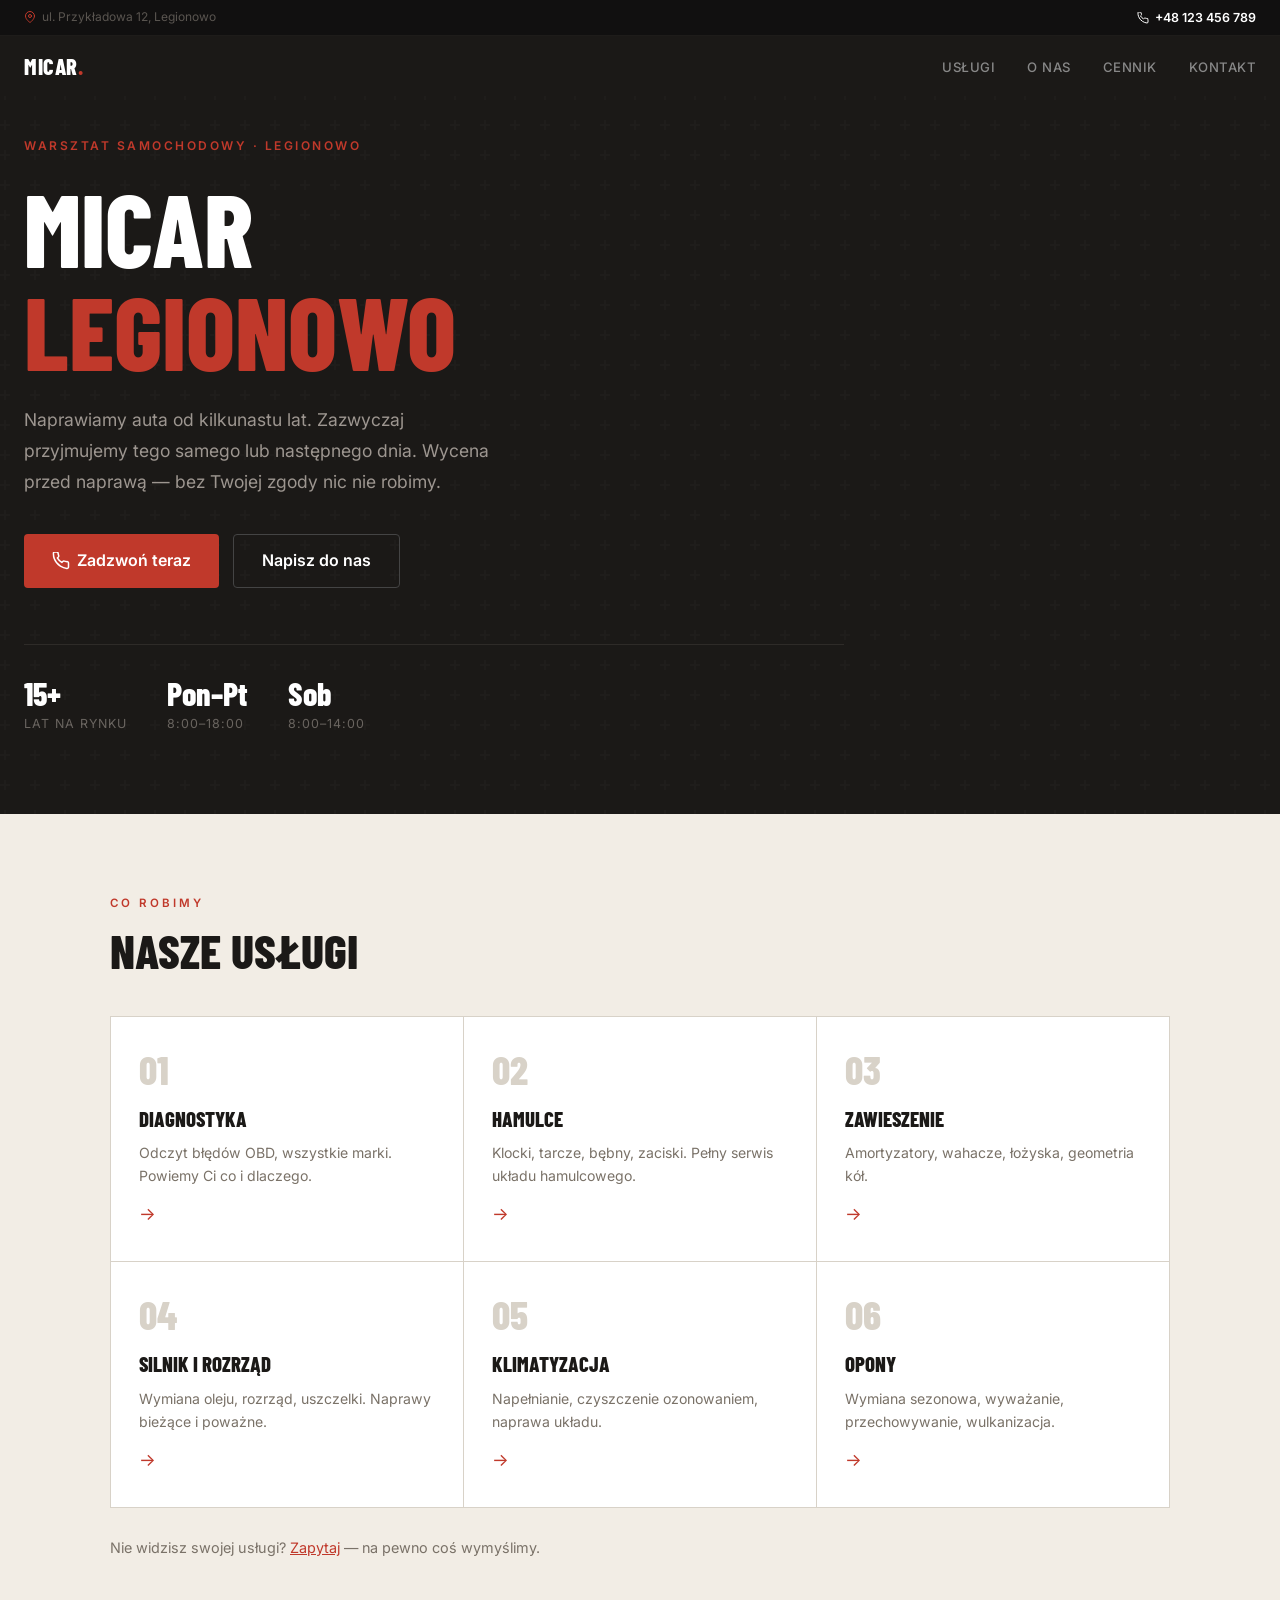
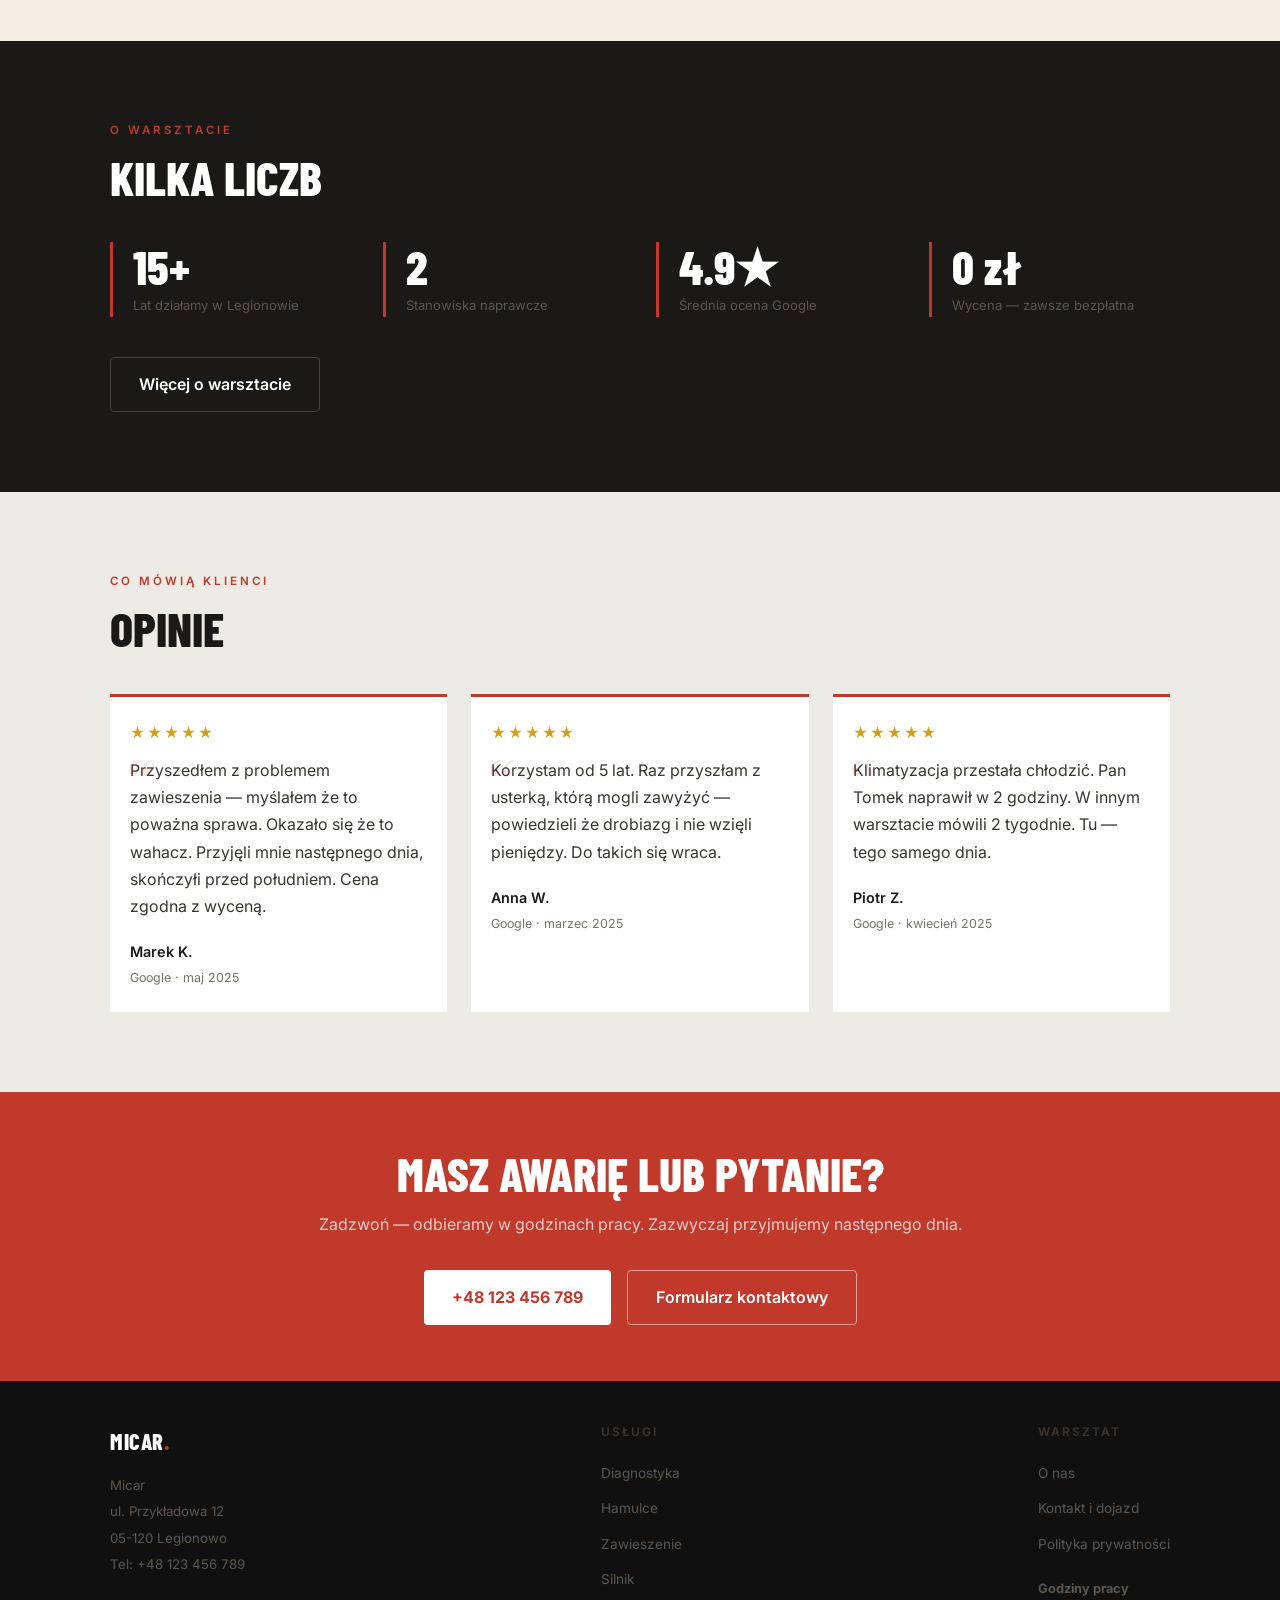
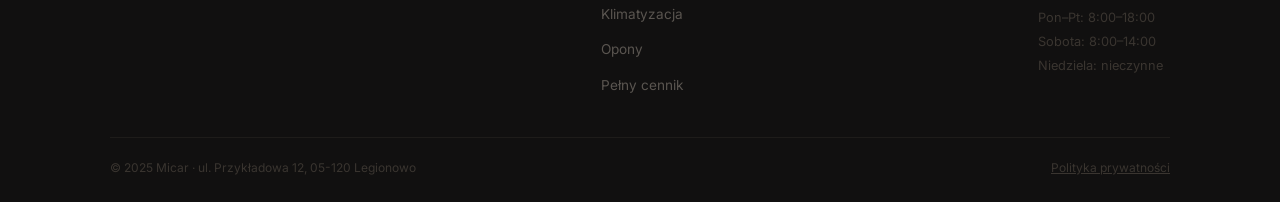
<file: index.html>
﻿<!DOCTYPE html>
<html lang="pl">
<head>
  <meta charset="UTF-8">
  <meta name="viewport" content="width=device-width, initial-scale=1.0">
  <title>Mechanik Legionowo | Warsztat Samochodowy Legionowo</title>
  <meta name="description" content="Warsztat samochodowy w Legionowie. Naprawy, diagnostyka, przeglądy, wymiana opon. Zadzwoń: +48 123 456 789. Czynne pon–pt 8–18, sob 8–14.">
  <link rel="canonical" href="https://DOMENA.pl/">
  <script type="application/ld+json">
  {
    "@context": "https://schema.org",
    "@type": "AutoRepair",
    "name": "Micar",
    "description": "Serwis samochodowy w Legionowie. Naprawy mechaniczne, diagnostyka, przeglądy i wymiana opon.",
    "address": {
      "@type": "PostalAddress",
      "streetAddress": "ul. Przykładowa 12",
      "addressLocality": "Legionowo",
      "postalCode": "05-120",
      "addressCountry": "PL"
    },
    "telephone": "+48123456789",
    "openingHours": ["Mo-Fr 08:00-18:00", "Sa 08:00-14:00"],
    "url": "https://DOMENA.pl"
  }
  </script>
  <link rel="preconnect" href="https://fonts.googleapis.com">
  <link rel="preconnect" href="https://fonts.gstatic.com" crossorigin>
  <link href="https://fonts.googleapis.com/css2?family=Barlow+Condensed:wght@700;800&family=Inter:wght@400;500;600&display=swap" rel="stylesheet">
  <link rel="stylesheet" href="style.css">
  <style>
    /* ── Hero ── */
    .hero {
      background: var(--bg-dark);
      padding: 8.5rem 1.5rem 5rem;
      position: relative; overflow: hidden;
    }
    .hero::before {
      content: '';
      position: absolute; inset: 0;
      background-image: url("data:image/svg+xml,%3Csvg width='60' height='60' viewBox='0 0 60 60' xmlns='http://www.w3.org/2000/svg'%3E%3Cg fill='%23ffffff' fill-opacity='0.015'%3E%3Cpath d='M36 34v-4h-2v4h-4v2h4v4h2v-4h4v-2h-4zm0-30V0h-2v4h-4v2h4v4h2V6h4V4h-4zM6 34v-4H4v4H0v2h4v4h2v-4h4v-2H6zM6 4V0H4v4H0v2h4v4h2V6h4V4H6z'/%3E%3C/g%3E%3C/svg%3E");
    }
    .hero-inner { position: relative; max-width: 820px; }
    .hero-eyebrow {
      font-size: .75rem; font-weight: 600; letter-spacing: 2.5px;
      text-transform: uppercase; color: var(--red);
      display: block; margin-bottom: 1.25rem;
    }
    .hero h1 {
      font-family: var(--head);
      font-size: clamp(3rem, 8vw, 6.5rem);
      font-weight: 800; line-height: 1;
      color: var(--white); text-transform: uppercase;
      margin-bottom: 1.5rem;
    }
    .hero h1 em { display: block; color: var(--red); font-style: normal; }
    .hero-desc {
      font-size: 1.1rem; color: #9d9690;
      max-width: 480px; line-height: 1.75; margin-bottom: 2.25rem;
    }
    .hero-btns { display: flex; flex-wrap: wrap; gap: .875rem; }
    .hero-bar {
      display: flex; flex-wrap: wrap; gap: 2.5rem;
      margin-top: 3.5rem; padding-top: 2rem;
      border-top: 1px solid #2e2b28;
    }
    .hero-bar-item strong {
      display: block; font-family: var(--head);
      font-size: 2rem; font-weight: 800;
      color: var(--white); line-height: 1;
    }
    .hero-bar-item span {
      font-size: .78rem; color: #6a6560;
      text-transform: uppercase; letter-spacing: 1px;
      display: block; margin-top: .2rem;
    }

    /* ── Usługi skrót ── */
    .services-grid {
      display: grid;
      grid-template-columns: repeat(auto-fill, minmax(280px, 1fr));
      gap: 1px;
      background: var(--border);
      border: 1px solid var(--border);
      margin-top: 2.5rem;
    }
    .service-box {
      background: var(--white);
      padding: 2rem 1.75rem;
      text-decoration: none; color: var(--text);
      transition: background .2s;
      display: block;
    }
    .service-box:hover { background: #faf8f4; }
    .service-box:hover .service-arrow { transform: translateX(4px); }
    .service-num {
      font-family: var(--head); font-size: 2.5rem; font-weight: 800;
      color: var(--border); line-height: 1; margin-bottom: .75rem;
    }
    .service-box h3 {
      font-family: var(--head); font-size: 1.3rem; font-weight: 800;
      text-transform: uppercase; margin-bottom: .4rem;
    }
    .service-box p { font-size: .88rem; color: var(--muted); line-height: 1.6; }
    .service-arrow {
      display: inline-block; color: var(--red);
      font-size: 1.1rem; margin-top: .75rem;
      transition: transform .2s;
    }

    /* ── Fakty ── */
    .facts-grid {
      display: grid;
      grid-template-columns: repeat(auto-fill, minmax(200px, 1fr));
      gap: 2rem; margin-top: 2.5rem;
    }
    .fact-item { border-left: 3px solid var(--red); padding-left: 1.25rem; }
    .fact-item strong {
      display: block; font-family: var(--head);
      font-size: 3rem; font-weight: 800;
      color: var(--white); line-height: 1;
    }
    .fact-item span { font-size: .82rem; color: #5a5550; margin-top: .25rem; display: block; }

    /* ── Opinie ── */
    .reviews-grid {
      display: grid;
      grid-template-columns: repeat(auto-fill, minmax(300px, 1fr));
      gap: 1.5rem; margin-top: 2.5rem;
    }
    .review {
      border-top: 3px solid var(--red);
      padding: 1.5rem 1.5rem 1.5rem 1.25rem;
      background: var(--white);
    }
    .stars { color: #d4a017; font-size: .9rem; margin-bottom: .75rem; letter-spacing: 2px; }
    .review-text {
      font-size: 1rem; line-height: 1.7; color: #3a3530;
      margin-bottom: 1.25rem; position: relative;
    }
    .review-text::before {
      content: '\201C'; font-size: 4rem; color: var(--red);
      opacity: .12; position: absolute; top: -.5rem; left: -.25rem;
      line-height: 1; font-family: Georgia, serif;
    }
    .review-author { font-weight: 600; font-size: .9rem; }
    .review-where { font-size: .78rem; color: var(--muted); margin-top: .15rem; }

    /* ── CTA baner ── */
    .cta-banner {
      background: var(--red);
      padding: 3.5rem 1.5rem;
      text-align: center;
    }
    .cta-banner h2 { color: var(--white); margin-bottom: .75rem; }
    .cta-banner p { color: rgba(255,255,255,.75); margin-bottom: 2rem; font-size: 1rem; }
    .cta-banner .btn-ghost { border-color: rgba(255,255,255,.5); }
    .cta-banner .btn-ghost:hover { border-color: var(--white); background: rgba(255,255,255,.1); }
    .cta-btns { display: flex; flex-wrap: wrap; gap: 1rem; justify-content: center; }

    @media (max-width: 600px) {
      .hero { padding: 6rem 1rem 4rem; }
      .hero-btns .btn { width: 100%; justify-content: center; }
      .hero-bar { gap: 1.5rem; }
      .services-grid { grid-template-columns: 1fr; }
    }
  </style>
</head>
<body>

<!-- TOPBAR -->
<div class="topbar">
  <span class="topbar-address">
    <svg viewBox="0 0 24 24" fill="none" stroke="currentColor" stroke-width="2" stroke-linecap="round" stroke-linejoin="round"><path d="M21 10c0 7-9 13-9 13s-9-6-9-13a9 9 0 0118 0z"/><circle cx="12" cy="10" r="3"/></svg>
    ul. Przykładowa 12, Legionowo
  </span>
  <a href="tel:+48123456789" class="topbar-phone">
    <svg viewBox="0 0 24 24" fill="none" stroke="currentColor" stroke-width="2" stroke-linecap="round" stroke-linejoin="round"><path d="M22 16.92v3a2 2 0 01-2.18 2 19.79 19.79 0 01-8.63-3.07A19.5 19.5 0 013.07 9.1 19.79 19.79 0 012 .82 2 2 0 013.18 0h3a2 2 0 012 1.72c.127.96.361 1.903.7 2.81a2 2 0 01-.45 2.11L7.09 7.91a16 16 0 006 6l1.27-1.27a2 2 0 012.11-.45c.907.339 1.85.573 2.81.7A2 2 0 0122 14.92z"/></svg>
    +48 123 456 789
  </a>
</div>

<!-- NAWIGACJA -->
<nav class="nav">
  <a href="index.html" class="nav-logo">Micar<span>.</span></a>
  <ul class="nav-links">
    <li><a href="uslugi.html">Usługi</a></li>
    <li><a href="o-nas.html">O nas</a></li>
    <li><a href="cennik.html">Cennik</a></li>
    <li><a href="kontakt.html">Kontakt</a></li>
  </ul>
  <button class="ham" id="ham" aria-label="Menu" aria-expanded="false">
    <span></span><span></span><span></span>
  </button>
</nav>
<div class="mob-menu" id="mob">
  <a href="uslugi.html">Usługi</a>
  <a href="o-nas.html">O nas</a>
  <a href="cennik.html">Cennik</a>
  <a href="kontakt.html">Kontakt</a>
  <a href="tel:+48123456789" class="mob-phone">Zadzwoń: +48 123 456 789</a>
</div>

<!-- HERO -->
<section class="hero">
  <div class="hero-inner">
    <span class="hero-eyebrow">Warsztat samochodowy · Legionowo</span>
    <h1>Micar<br><em>Legionowo</em></h1>
    <p class="hero-desc">
      Naprawiamy auta od kilkunastu lat. Zazwyczaj przyjmujemy tego samego lub następnego dnia.
      Wycena przed naprawą — bez Twojej zgody nic nie robimy.
    </p>
    <div class="hero-btns">
      <a href="tel:+48123456789" class="btn btn-red">
        <svg width="18" height="18" viewBox="0 0 24 24" fill="none" stroke="currentColor" stroke-width="2" stroke-linecap="round" stroke-linejoin="round"><path d="M22 16.92v3a2 2 0 01-2.18 2 19.79 19.79 0 01-8.63-3.07A19.5 19.5 0 013.07 9.1 19.79 19.79 0 012 .82 2 2 0 013.18 0h3a2 2 0 012 1.72c.127.96.361 1.903.7 2.81a2 2 0 01-.45 2.11L7.09 7.91a16 16 0 006 6l1.27-1.27a2 2 0 012.11-.45c.907.339 1.85.573 2.81.7A2 2 0 0122 14.92z"/></svg>
        Zadzwoń teraz
      </a>
      <a href="kontakt.html" class="btn btn-ghost">Napisz do nas</a>
    </div>
    <div class="hero-bar">
      <div class="hero-bar-item"><strong>15+</strong><span>Lat na rynku</span></div>
      <div class="hero-bar-item"><strong>Pon–Pt</strong><span>8:00–18:00</span></div>
      <div class="hero-bar-item"><strong>Sob</strong><span>8:00–14:00</span></div>
    </div>
  </div>
</section>

<!-- USŁUGI SKRÓT -->
<section class="section">
  <div class="wrap">
    <span class="section-label">Co robimy</span>
    <h2>Nasze usługi</h2>
    <div class="services-grid">
      <a href="uslugi.html#diagnostyka" class="service-box">
        <div class="service-num">01</div>
        <h3>Diagnostyka</h3>
        <p>Odczyt błędów OBD, wszystkie marki. Powiemy Ci co i dlaczego.</p>
        <span class="service-arrow">→</span>
      </a>
      <a href="uslugi.html#hamulce" class="service-box">
        <div class="service-num">02</div>
        <h3>Hamulce</h3>
        <p>Klocki, tarcze, bębny, zaciski. Pełny serwis układu hamulcowego.</p>
        <span class="service-arrow">→</span>
      </a>
      <a href="uslugi.html#zawieszenie" class="service-box">
        <div class="service-num">03</div>
        <h3>Zawieszenie</h3>
        <p>Amortyzatory, wahacze, łożyska, geometria kół.</p>
        <span class="service-arrow">→</span>
      </a>
      <a href="uslugi.html#silnik" class="service-box">
        <div class="service-num">04</div>
        <h3>Silnik i rozrząd</h3>
        <p>Wymiana oleju, rozrząd, uszczelki. Naprawy bieżące i poważne.</p>
        <span class="service-arrow">→</span>
      </a>
      <a href="uslugi.html#klimatyzacja" class="service-box">
        <div class="service-num">05</div>
        <h3>Klimatyzacja</h3>
        <p>Napełnianie, czyszczenie ozonowaniem, naprawa układu.</p>
        <span class="service-arrow">→</span>
      </a>
      <a href="uslugi.html#opony" class="service-box">
        <div class="service-num">06</div>
        <h3>Opony</h3>
        <p>Wymiana sezonowa, wyważanie, przechowywanie, wulkanizacja.</p>
        <span class="service-arrow">→</span>
      </a>
    </div>
    <p style="margin-top:1.75rem; color:var(--muted); font-size:.9rem;">
      Nie widzisz swojej usługi? <a href="kontakt.html" style="color:var(--red);">Zapytaj</a> — na pewno coś wymyślimy.
    </p>
  </div>
</section>

<!-- FAKTY -->
<section class="section section-dark">
  <div class="wrap">
    <span class="section-label" style="color:var(--red)">O warsztacie</span>
    <h2 style="color:var(--white)">Kilka liczb</h2>
    <div class="facts-grid">
      <div class="fact-item"><strong>15+</strong><span>Lat działamy w Legionowie</span></div>
      <div class="fact-item"><strong>2</strong><span>Stanowiska naprawcze</span></div>
      <div class="fact-item"><strong>4.9★</strong><span>Średnia ocena Google</span></div>
      <div class="fact-item"><strong>0 zł</strong><span>Wycena — zawsze bezpłatna</span></div>
    </div>
    <p style="margin-top:2.5rem;">
      <a href="o-nas.html" class="btn btn-ghost">Więcej o warsztacie</a>
    </p>
  </div>
</section>

<!-- OPINIE -->
<section class="section section-alt">
  <div class="wrap">
    <span class="section-label">Co mówią klienci</span>
    <h2>Opinie</h2>
    <div class="reviews-grid">
      <div class="review">
        <div class="stars">★★★★★</div>
        <p class="review-text">Przyszedłem z problemem zawieszenia — myślałem że to poważna sprawa. Okazało się że to wahacz. Przyjęli mnie następnego dnia, skończyłi przed południem. Cena zgodna z wyceną.</p>
        <div class="review-author">Marek K.</div>
        <div class="review-where">Google · maj 2025</div>
      </div>
      <div class="review">
        <div class="stars">★★★★★</div>
        <p class="review-text">Korzystam od 5 lat. Raz przyszłam z usterką, którą mogli zawyżyć — powiedzieli że drobiazg i nie wzięli pieniędzy. Do takich się wraca.</p>
        <div class="review-author">Anna W.</div>
        <div class="review-where">Google · marzec 2025</div>
      </div>
      <div class="review">
        <div class="stars">★★★★★</div>
        <p class="review-text">Klimatyzacja przestała chłodzić. Pan Tomek naprawił w 2 godziny. W innym warsztacie mówili 2 tygodnie. Tu — tego samego dnia.</p>
        <div class="review-author">Piotr Z.</div>
        <div class="review-where">Google · kwiecień 2025</div>
      </div>
    </div>
  </div>
</section>

<!-- CTA BANER -->
<div class="cta-banner">
  <div class="wrap">
    <h2>Masz awarię lub pytanie?</h2>
    <p>Zadzwoń — odbieramy w godzinach pracy. Zazwyczaj przyjmujemy następnego dnia.</p>
    <div class="cta-btns">
      <a href="tel:+48123456789" class="btn" style="background:var(--white);color:var(--red);font-weight:700;">
        +48 123 456 789
      </a>
      <a href="kontakt.html" class="btn btn-ghost">Formularz kontaktowy</a>
    </div>
  </div>
</div>

<!-- FOOTER -->
<footer>
  <div class="footer-inner">
    <div class="footer-brand">
      <a href="index.html" class="nav-logo">Micar<span>.</span></a>
      <address>
        Micar<br>
        ul. Przykładowa 12<br>
        05-120 Legionowo<br>
        Tel: <a href="tel:+48123456789">+48 123 456 789</a>
      </address>
    </div>
    <div class="footer-links">
      <h4>Usługi</h4>
      <ul>
        <li><a href="uslugi.html#diagnostyka">Diagnostyka</a></li>
        <li><a href="uslugi.html#hamulce">Hamulce</a></li>
        <li><a href="uslugi.html#zawieszenie">Zawieszenie</a></li>
        <li><a href="uslugi.html#silnik">Silnik</a></li>
        <li><a href="uslugi.html#klimatyzacja">Klimatyzacja</a></li>
        <li><a href="uslugi.html#opony">Opony</a></li>
        <li><a href="cennik.html">Pełny cennik</a></li>
      </ul>
    </div>
    <div class="footer-links">
      <h4>Warsztat</h4>
      <ul>
        <li><a href="o-nas.html">O nas</a></li>
        <li><a href="kontakt.html">Kontakt i dojazd</a></li>
        <li><a href="polityka-prywatnosci.html">Polityka prywatności</a></li>
      </ul>
      <p style="font-size:.8rem;color:#3a3530;margin-top:1.25rem;line-height:1.9">
        <strong style="color:#5a5550;display:block;margin-bottom:.25rem;">Godziny pracy</strong>
        Pon–Pt: 8:00–18:00<br>Sobota: 8:00–14:00<br>Niedziela: nieczynne
      </p>
    </div>
  </div>
  <div class="footer-bottom">
    <span>© 2025 Micar · ul. Przykładowa 12, 05-120 Legionowo</span>
    <a href="polityka-prywatnosci.html" style="color:inherit">Polityka prywatności</a>
  </div>
</footer>

<script>
  const ham = document.getElementById('ham');
  const mob = document.getElementById('mob');
  ham.addEventListener('click', () => {
    const open = mob.classList.toggle('open');
    ham.setAttribute('aria-expanded', open);
  });
  mob.querySelectorAll('a').forEach(a => a.addEventListener('click', () => {
    mob.classList.remove('open');
    ham.setAttribute('aria-expanded', false);
  }));
</script>
</body>
</html>
</file>
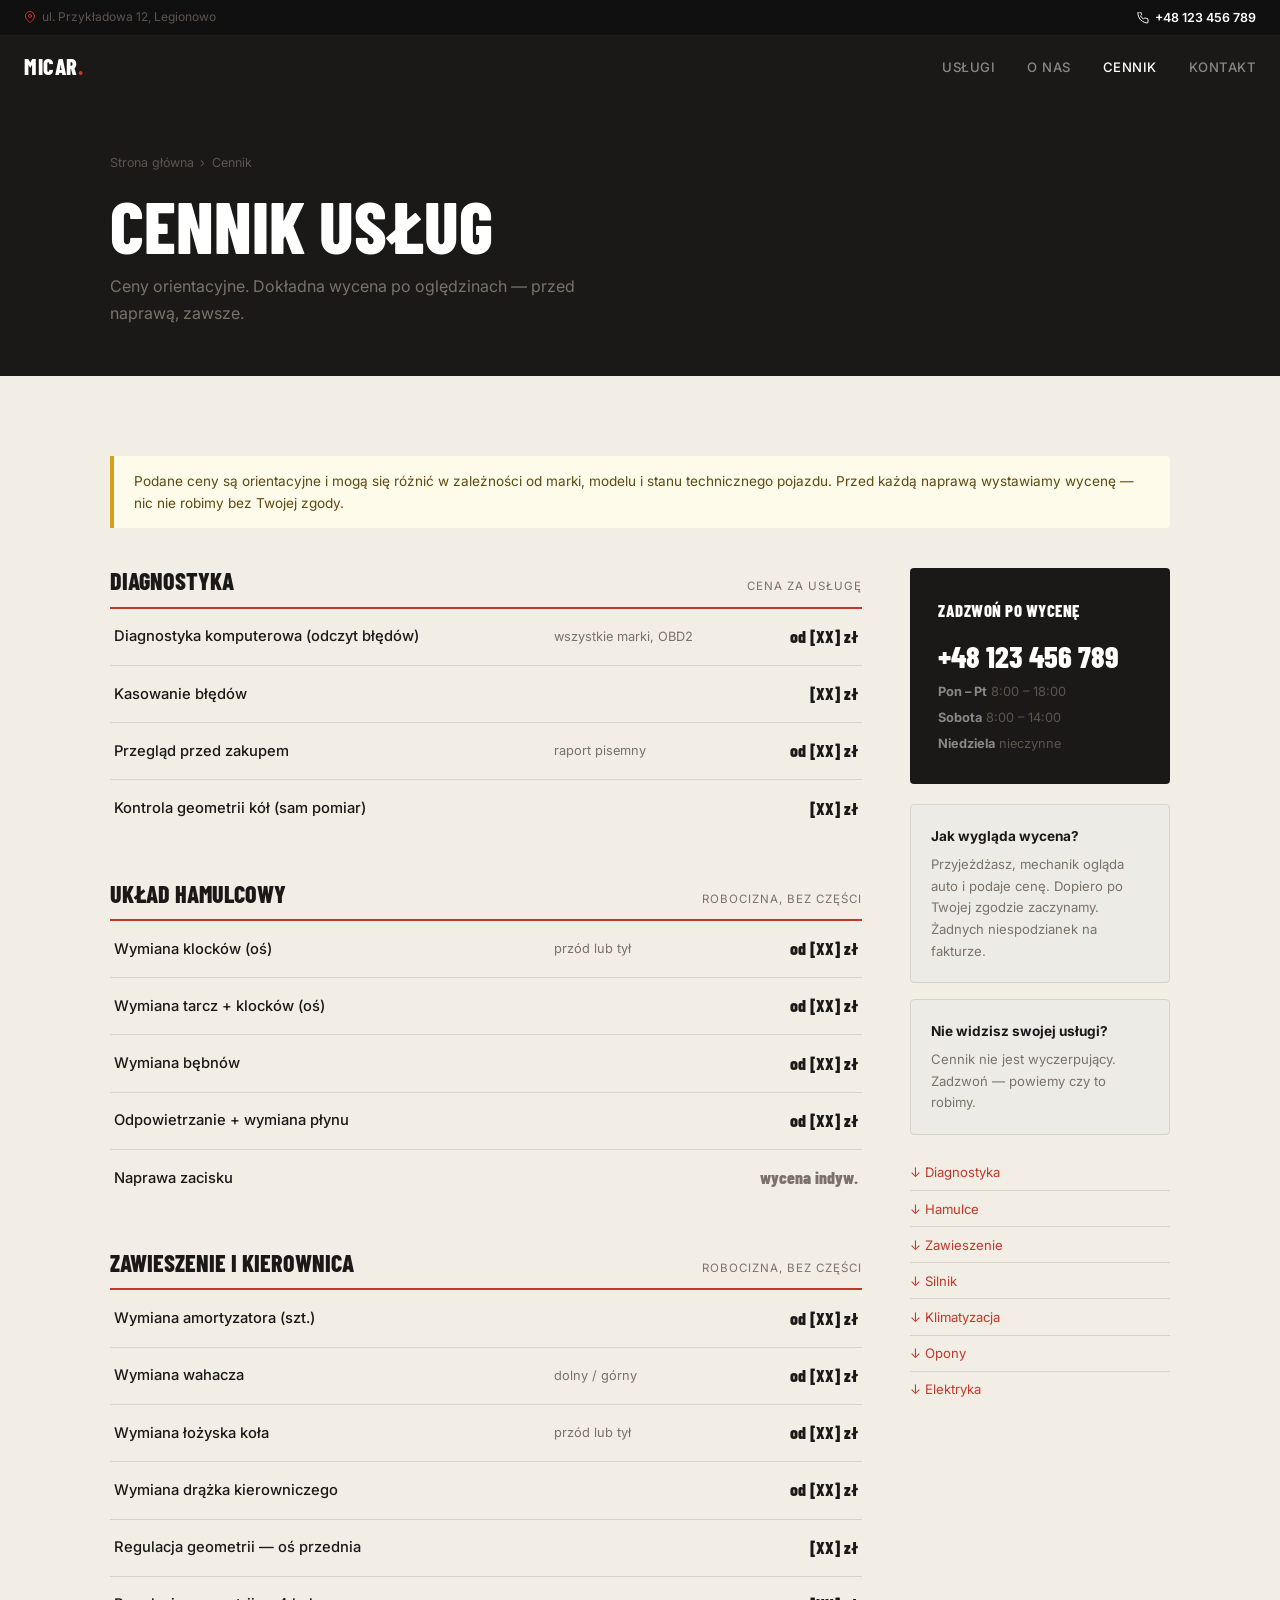
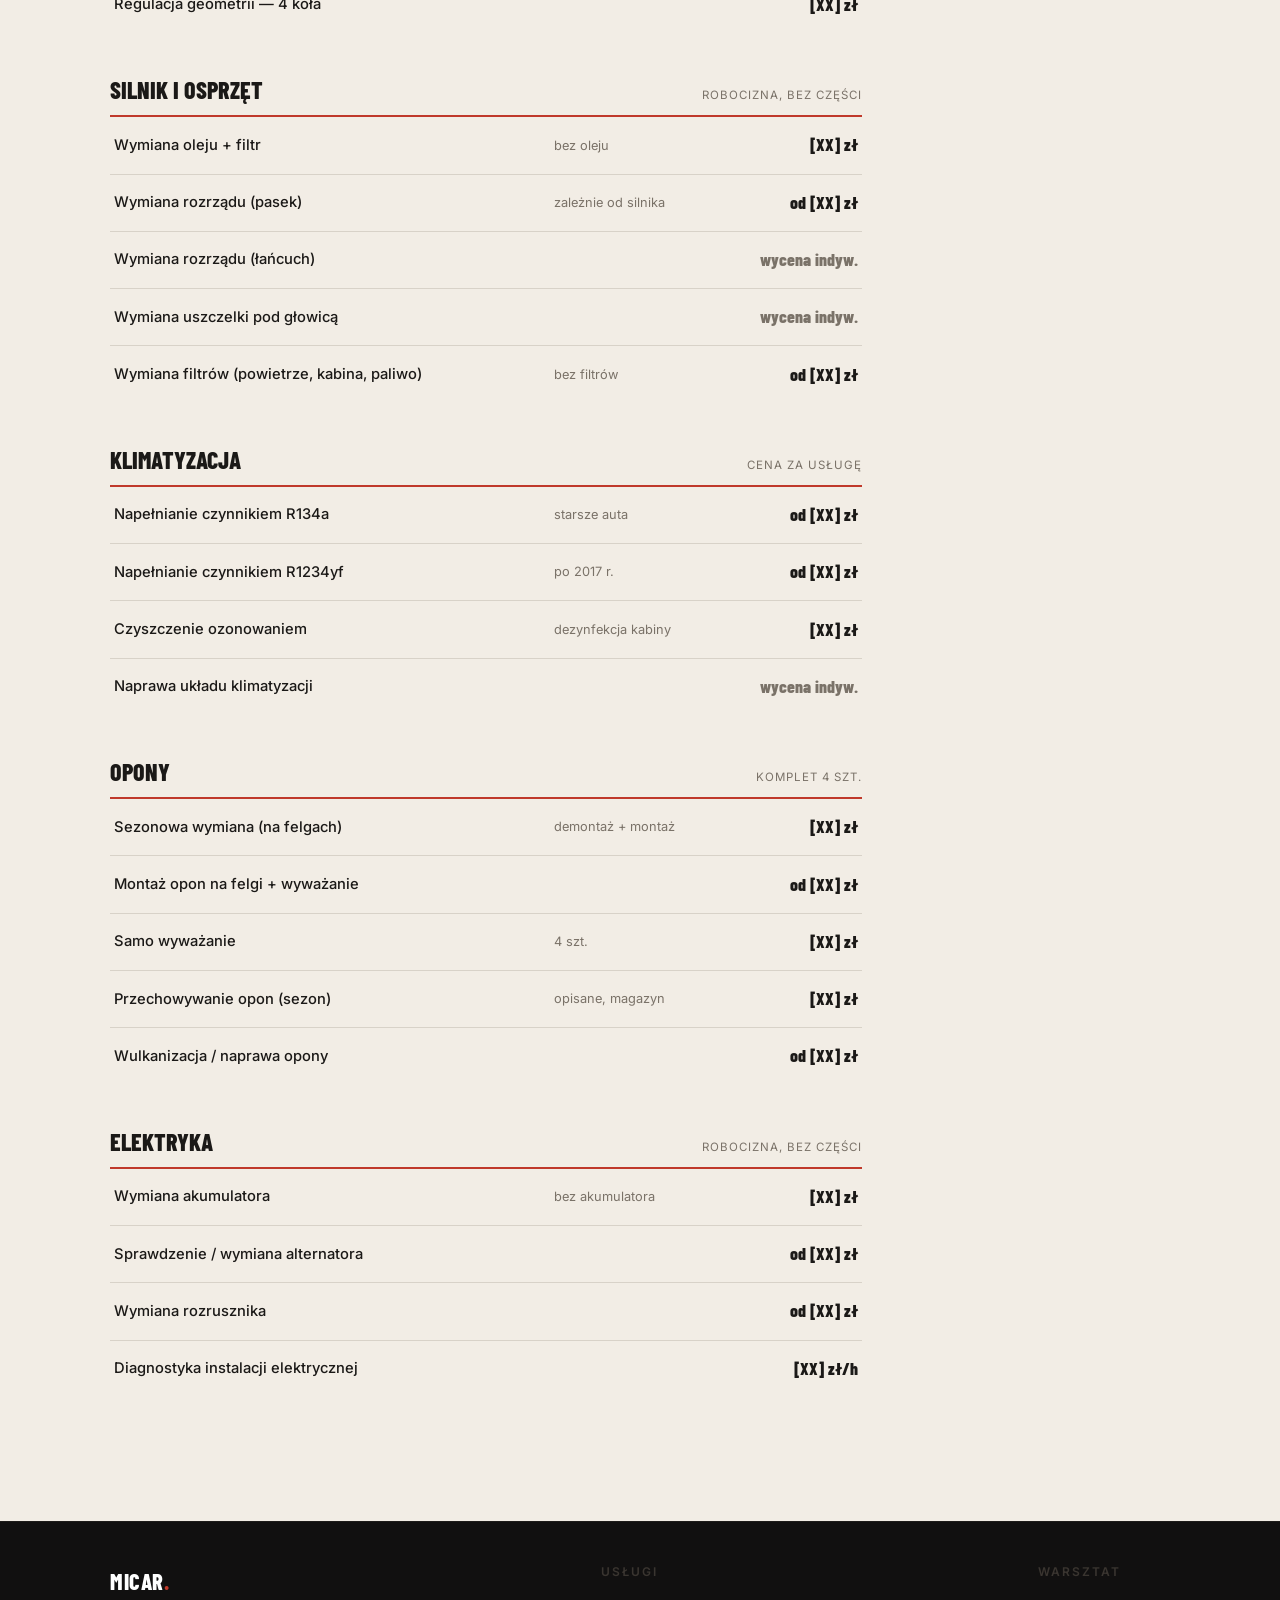
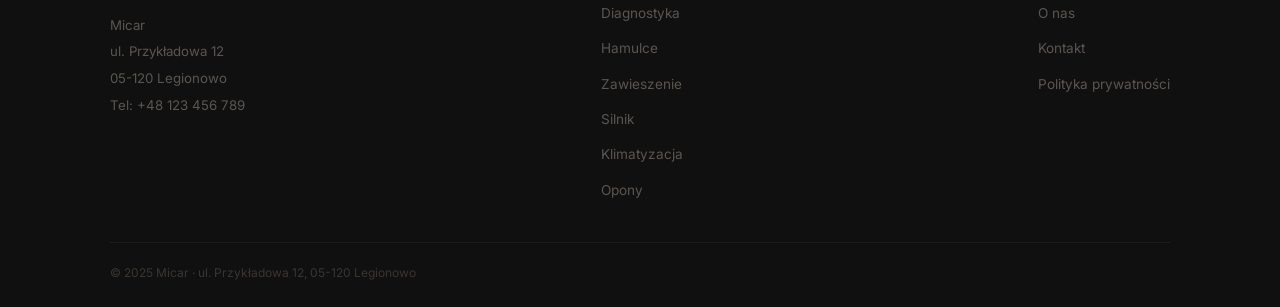
<file: cennik.html>
﻿<!DOCTYPE html>
<html lang="pl">
<head>
  <meta charset="UTF-8">
  <meta name="viewport" content="width=device-width, initial-scale=1.0">
  <title>Cennik | Warsztat Samochodowy Legionowo</title>
  <meta name="description" content="Cennik warsztatu samochodowego w Legionowie. Orientacyjne ceny diagnostyki, hamulców, zawieszenia, opon i klimatyzacji.">
  <link rel="preconnect" href="https://fonts.googleapis.com">
  <link rel="preconnect" href="https://fonts.gstatic.com" crossorigin>
  <link href="https://fonts.googleapis.com/css2?family=Barlow+Condensed:wght@700;800&family=Inter:wght@400;500;600&display=swap" rel="stylesheet">
  <link rel="stylesheet" href="style.css">
  <style>
    .price-layout {
      display: grid;
      grid-template-columns: 1fr 260px;
      gap: 3rem;
      align-items: start;
    }

    .notice {
      background: #fffbeb;
      border-left: 4px solid #d4a017;
      padding: .875rem 1.25rem;
      font-size: .85rem;
      color: #5c4a10;
      margin-bottom: 2.5rem;
      border-radius: 0 4px 4px 0;
      line-height: 1.65;
    }

    .price-section { margin-bottom: 2.75rem; }
    .price-section-head {
      display: flex;
      align-items: baseline;
      justify-content: space-between;
      gap: 1rem;
      border-bottom: 2px solid var(--red);
      padding-bottom: .6rem;
      margin-bottom: 0;
    }
    .price-section-head h2 {
      font-size: 1.5rem;
      margin-bottom: 0;
    }
    .price-section-head small {
      font-family: var(--body);
      font-size: .72rem;
      font-weight: 400;
      text-transform: uppercase;
      letter-spacing: 1px;
      color: var(--muted);
    }

    .price-table { width: 100%; border-collapse: collapse; }
    .price-table tr { border-bottom: 1px solid var(--border); }
    .price-table tr:last-child { border-bottom: none; }
    .price-table td { padding: .825rem .25rem; font-size: .92rem; vertical-align: middle; }
    .price-table td:first-child { color: var(--text); font-weight: 500; width: 58%; }
    .price-table td:nth-child(2) { color: var(--muted); font-size: .8rem; width: 27%; padding-left: .5rem; }
    .price-table td:last-child {
      text-align: right;
      font-family: var(--head);
      font-size: 1.1rem;
      font-weight: 800;
      white-space: nowrap;
    }
    .on-req { font-family: var(--body); font-size: .82rem; font-weight: 500; color: var(--muted); }

    /* sidebar */
    .sidebar { position: sticky; top: 108px; }
    .sidebar-card {
      background: var(--bg-dark);
      padding: 1.75rem;
      border-radius: 4px;
      margin-bottom: 1.25rem;
    }
    .sidebar-card h3 {
      font-family: var(--head);
      font-size: 1.05rem;
      font-weight: 800;
      text-transform: uppercase;
      color: var(--white);
      margin-bottom: 1rem;
      letter-spacing: .5px;
    }
    .sidebar-phone {
      font-family: var(--head);
      font-size: 1.9rem;
      font-weight: 800;
      color: var(--white);
      text-decoration: none;
      display: block;
      margin-bottom: .5rem;
      line-height: 1;
      transition: color .2s;
    }
    .sidebar-phone:hover { color: var(--red); }
    .sidebar-hours {
      font-size: .8rem;
      color: #5a5550;
      line-height: 2;
    }
    .sidebar-hours strong { color: #888; }

    .sidebar-note {
      background: var(--bg-mid);
      border: 1px solid var(--border);
      padding: 1.25rem;
      border-radius: 4px;
      font-size: .82rem;
      color: var(--muted);
      line-height: 1.65;
    }
    .sidebar-note strong {
      display: block;
      margin-bottom: .4rem;
      color: var(--text);
      font-size: .85rem;
    }
    .sidebar-links { margin-top: 1.25rem; }
    .sidebar-links a {
      display: block;
      font-size: .82rem;
      color: var(--red);
      text-decoration: none;
      padding: .4rem 0;
      border-bottom: 1px solid var(--border);
      transition: opacity .2s;
    }
    .sidebar-links a:hover { opacity: .75; }
    .sidebar-links a:last-child { border-bottom: none; }

    @media (max-width: 860px) {
      .price-layout { grid-template-columns: 1fr; }
      .sidebar { position: static; }
      .price-table td:nth-child(2) { display: none; }
    }
  </style>
</head>
<body>

<div class="topbar">
  <span class="topbar-address">
    <svg viewBox="0 0 24 24" fill="none" stroke="currentColor" stroke-width="2" stroke-linecap="round" stroke-linejoin="round"><path d="M21 10c0 7-9 13-9 13s-9-6-9-13a9 9 0 0118 0z"/><circle cx="12" cy="10" r="3"/></svg>
    ul. Przykładowa 12, Legionowo
  </span>
  <a href="tel:+48123456789" class="topbar-phone">
    <svg viewBox="0 0 24 24" fill="none" stroke="currentColor" stroke-width="2" stroke-linecap="round" stroke-linejoin="round"><path d="M22 16.92v3a2 2 0 01-2.18 2 19.79 19.79 0 01-8.63-3.07A19.5 19.5 0 013.07 9.1 19.79 19.79 0 012 .82 2 2 0 013.18 0h3a2 2 0 012 1.72c.127.96.361 1.903.7 2.81a2 2 0 01-.45 2.11L7.09 7.91a16 16 0 006 6l1.27-1.27a2 2 0 012.11-.45c.907.339 1.85.573 2.81.7A2 2 0 0122 14.92z"/></svg>
    +48 123 456 789
  </a>
</div>

<nav class="nav">
  <a href="index.html" class="nav-logo">Micar<span>.</span></a>
  <ul class="nav-links">
    <li><a href="uslugi.html">Usługi</a></li>
    <li><a href="o-nas.html">O nas</a></li>
    <li><a href="cennik.html" class="active">Cennik</a></li>
    <li><a href="kontakt.html">Kontakt</a></li>
  </ul>
  <button class="ham" id="ham" aria-label="Menu" aria-expanded="false">
    <span></span><span></span><span></span>
  </button>
</nav>
<div class="mob-menu" id="mob">
  <a href="uslugi.html">Usługi</a>
  <a href="o-nas.html">O nas</a>
  <a href="cennik.html">Cennik</a>
  <a href="kontakt.html">Kontakt</a>
  <a href="tel:+48123456789" class="mob-phone">Zadzwoń: +48 123 456 789</a>
</div>

<div class="page-header">
  <div class="page-header-inner">
    <div class="breadcrumb">
      <a href="index.html">Strona główna</a><span>›</span>Cennik
    </div>
    <h1>Cennik usług</h1>
    <p>Ceny orientacyjne. Dokładna wycena po oględzinach — przed naprawą, zawsze.</p>
  </div>
</div>

<section class="section">
  <div class="wrap">
    <div class="notice">
      Podane ceny są orientacyjne i mogą się różnić w zależności od marki, modelu i stanu technicznego pojazdu.
      Przed każdą naprawą wystawiamy wycenę — nic nie robimy bez Twojej zgody.
    </div>

    <div class="price-layout">
      <!-- TABELE CEN -->
      <div>

        <div class="price-section" id="diagnostyka">
          <div class="price-section-head">
            <h2>Diagnostyka</h2>
            <small>cena za usługę</small>
          </div>
          <table class="price-table">
            <tr><td>Diagnostyka komputerowa (odczyt błędów)</td><td>wszystkie marki, OBD2</td><td>od [XX] zł</td></tr>
            <tr><td>Kasowanie błędów</td><td></td><td>[XX] zł</td></tr>
            <tr><td>Przegląd przed zakupem</td><td>raport pisemny</td><td>od [XX] zł</td></tr>
            <tr><td>Kontrola geometrii kół (sam pomiar)</td><td></td><td>[XX] zł</td></tr>
          </table>
        </div>

        <div class="price-section" id="hamulce">
          <div class="price-section-head">
            <h2>Układ hamulcowy</h2>
            <small>robocizna, bez części</small>
          </div>
          <table class="price-table">
            <tr><td>Wymiana klocków (oś)</td><td>przód lub tył</td><td>od [XX] zł</td></tr>
            <tr><td>Wymiana tarcz + klocków (oś)</td><td></td><td>od [XX] zł</td></tr>
            <tr><td>Wymiana bębnów</td><td></td><td>od [XX] zł</td></tr>
            <tr><td>Odpowietrzanie + wymiana płynu</td><td></td><td>od [XX] zł</td></tr>
            <tr><td>Naprawa zacisku</td><td></td><td class="on-req">wycena indyw.</td></tr>
          </table>
        </div>

        <div class="price-section" id="zawieszenie">
          <div class="price-section-head">
            <h2>Zawieszenie i kierownica</h2>
            <small>robocizna, bez części</small>
          </div>
          <table class="price-table">
            <tr><td>Wymiana amortyzatora (szt.)</td><td></td><td>od [XX] zł</td></tr>
            <tr><td>Wymiana wahacza</td><td>dolny / górny</td><td>od [XX] zł</td></tr>
            <tr><td>Wymiana łożyska koła</td><td>przód lub tył</td><td>od [XX] zł</td></tr>
            <tr><td>Wymiana drążka kierowniczego</td><td></td><td>od [XX] zł</td></tr>
            <tr><td>Regulacja geometrii — oś przednia</td><td></td><td>[XX] zł</td></tr>
            <tr><td>Regulacja geometrii — 4 koła</td><td></td><td>[XX] zł</td></tr>
          </table>
        </div>

        <div class="price-section" id="silnik">
          <div class="price-section-head">
            <h2>Silnik i osprzęt</h2>
            <small>robocizna, bez części</small>
          </div>
          <table class="price-table">
            <tr><td>Wymiana oleju + filtr</td><td>bez oleju</td><td>[XX] zł</td></tr>
            <tr><td>Wymiana rozrządu (pasek)</td><td>zależnie od silnika</td><td>od [XX] zł</td></tr>
            <tr><td>Wymiana rozrządu (łańcuch)</td><td></td><td class="on-req">wycena indyw.</td></tr>
            <tr><td>Wymiana uszczelki pod głowicą</td><td></td><td class="on-req">wycena indyw.</td></tr>
            <tr><td>Wymiana filtrów (powietrze, kabina, paliwo)</td><td>bez filtrów</td><td>od [XX] zł</td></tr>
          </table>
        </div>

        <div class="price-section" id="klimatyzacja">
          <div class="price-section-head">
            <h2>Klimatyzacja</h2>
            <small>cena za usługę</small>
          </div>
          <table class="price-table">
            <tr><td>Napełnianie czynnikiem R134a</td><td>starsze auta</td><td>od [XX] zł</td></tr>
            <tr><td>Napełnianie czynnikiem R1234yf</td><td>po 2017 r.</td><td>od [XX] zł</td></tr>
            <tr><td>Czyszczenie ozonowaniem</td><td>dezynfekcja kabiny</td><td>[XX] zł</td></tr>
            <tr><td>Naprawa układu klimatyzacji</td><td></td><td class="on-req">wycena indyw.</td></tr>
          </table>
        </div>

        <div class="price-section" id="opony">
          <div class="price-section-head">
            <h2>Opony</h2>
            <small>komplet 4 szt.</small>
          </div>
          <table class="price-table">
            <tr><td>Sezonowa wymiana (na felgach)</td><td>demontaż + montaż</td><td>[XX] zł</td></tr>
            <tr><td>Montaż opon na felgi + wyważanie</td><td></td><td>od [XX] zł</td></tr>
            <tr><td>Samo wyważanie</td><td>4 szt.</td><td>[XX] zł</td></tr>
            <tr><td>Przechowywanie opon (sezon)</td><td>opisane, magazyn</td><td>[XX] zł</td></tr>
            <tr><td>Wulkanizacja / naprawa opony</td><td></td><td>od [XX] zł</td></tr>
          </table>
        </div>

        <div class="price-section" id="elektryka">
          <div class="price-section-head">
            <h2>Elektryka</h2>
            <small>robocizna, bez części</small>
          </div>
          <table class="price-table">
            <tr><td>Wymiana akumulatora</td><td>bez akumulatora</td><td>[XX] zł</td></tr>
            <tr><td>Sprawdzenie / wymiana alternatora</td><td></td><td>od [XX] zł</td></tr>
            <tr><td>Wymiana rozrusznika</td><td></td><td>od [XX] zł</td></tr>
            <tr><td>Diagnostyka instalacji elektrycznej</td><td></td><td>[XX] zł/h</td></tr>
          </table>
        </div>

      </div>

      <!-- SIDEBAR -->
      <aside class="sidebar">
        <div class="sidebar-card">
          <h3>Zadzwoń po wycenę</h3>
          <a href="tel:+48123456789" class="sidebar-phone">+48 123 456 789</a>
          <div class="sidebar-hours">
            <strong>Pon – Pt</strong> 8:00 – 18:00<br>
            <strong>Sobota</strong> 8:00 – 14:00<br>
            <strong>Niedziela</strong> nieczynne
          </div>
        </div>

        <div class="sidebar-note">
          <strong>Jak wygląda wycena?</strong>
          Przyjeżdżasz, mechanik ogląda auto i podaje cenę. Dopiero po Twojej zgodzie zaczynamy. Żadnych niespodzianek na fakturze.
        </div>

        <div class="sidebar-note" style="margin-top:1rem;">
          <strong>Nie widzisz swojej usługi?</strong>
          Cennik nie jest wyczerpujący. Zadzwoń — powiemy czy to robimy.
        </div>

        <div class="sidebar-links">
          <a href="#diagnostyka">↓ Diagnostyka</a>
          <a href="#hamulce">↓ Hamulce</a>
          <a href="#zawieszenie">↓ Zawieszenie</a>
          <a href="#silnik">↓ Silnik</a>
          <a href="#klimatyzacja">↓ Klimatyzacja</a>
          <a href="#opony">↓ Opony</a>
          <a href="#elektryka">↓ Elektryka</a>
        </div>
      </aside>
    </div>
  </div>
</section>

<footer>
  <div class="footer-inner">
    <div class="footer-brand">
      <a href="index.html" class="nav-logo">Micar<span>.</span></a>
      <address>
        Micar<br>
        ul. Przykładowa 12<br>
        05-120 Legionowo<br>
        Tel: <a href="tel:+48123456789">+48 123 456 789</a>
      </address>
    </div>
    <div class="footer-links">
      <h4>Usługi</h4>
      <ul>
        <li><a href="uslugi.html#diagnostyka">Diagnostyka</a></li>
        <li><a href="uslugi.html#hamulce">Hamulce</a></li>
        <li><a href="uslugi.html#zawieszenie">Zawieszenie</a></li>
        <li><a href="uslugi.html#silnik">Silnik</a></li>
        <li><a href="uslugi.html#klimatyzacja">Klimatyzacja</a></li>
        <li><a href="uslugi.html#opony">Opony</a></li>
      </ul>
    </div>
    <div class="footer-links">
      <h4>Warsztat</h4>
      <ul>
        <li><a href="o-nas.html">O nas</a></li>
        <li><a href="kontakt.html">Kontakt</a></li>
        <li><a href="polityka-prywatnosci.html">Polityka prywatności</a></li>
      </ul>
    </div>
  </div>
  <div class="footer-bottom">
    <span>© 2025 Micar · ul. Przykładowa 12, 05-120 Legionowo</span>
  </div>
</footer>

<script>
  const ham = document.getElementById('ham');
  const mob = document.getElementById('mob');
  ham.addEventListener('click', () => { const o = mob.classList.toggle('open'); ham.setAttribute('aria-expanded', o); });
  mob.querySelectorAll('a').forEach(a => a.addEventListener('click', () => { mob.classList.remove('open'); ham.setAttribute('aria-expanded', false); }));
</script>
</body>
</html>
</file>
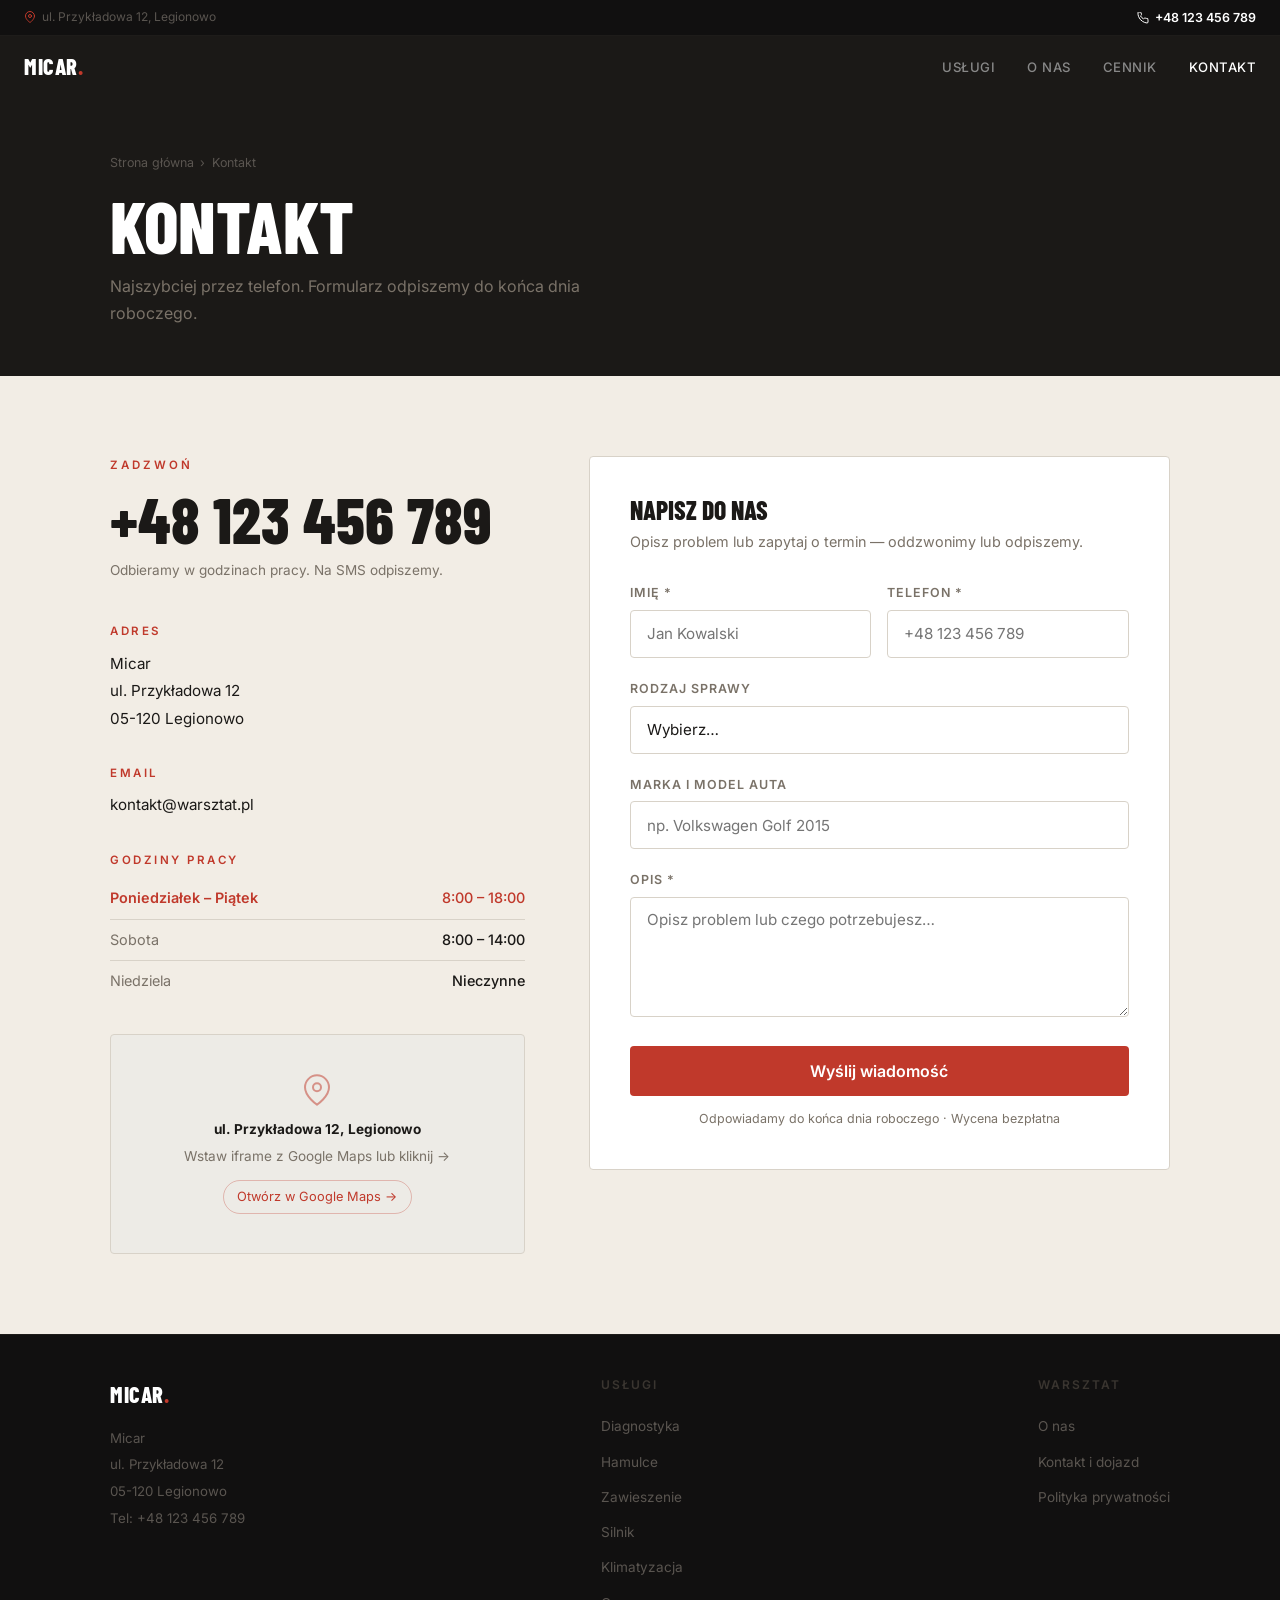
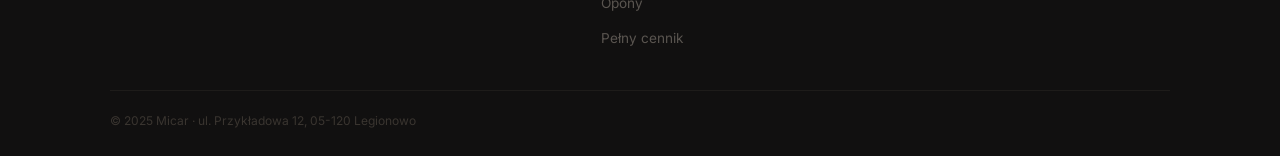
<file: kontakt.html>
﻿<!DOCTYPE html>
<html lang="pl">
<head>
  <meta charset="UTF-8">
  <meta name="viewport" content="width=device-width, initial-scale=1.0">
  <title>Kontakt | Warsztat Samochodowy Legionowo</title>
  <meta name="description" content="Kontakt z warsztatem samochodowym w Legionowie. ul. Przykładowa 12. Zadzwoń: +48 123 456 789. Pon–Pt 8–18, Sob 8–14.">
  <link rel="preconnect" href="https://fonts.googleapis.com">
  <link rel="preconnect" href="https://fonts.gstatic.com" crossorigin>
  <link href="https://fonts.googleapis.com/css2?family=Barlow+Condensed:wght@700;800&family=Inter:wght@400;500;600&display=swap" rel="stylesheet">
  <link rel="stylesheet" href="style.css">
  <style>
    .contact-layout {
      display: grid;
      grid-template-columns: 1fr 1.4fr;
      gap: 4rem;
      align-items: start;
    }

    /* lewa: dane kontaktowe */
    .contact-phone-big {
      font-family: var(--head);
      font-size: clamp(2.8rem, 6vw, 4rem);
      font-weight: 800;
      color: var(--text);
      text-decoration: none;
      display: block;
      line-height: 1;
      margin: .5rem 0 .5rem;
      transition: color .2s;
    }
    .contact-phone-big:hover { color: var(--red); }

    .contact-note {
      font-size: .85rem;
      color: var(--muted);
      margin-bottom: 2.5rem;
    }

    .info-block {
      margin-bottom: 2rem;
    }
    .info-block-label {
      font-size: .72rem;
      font-weight: 600;
      letter-spacing: 2.5px;
      text-transform: uppercase;
      color: var(--red);
      margin-bottom: .5rem;
      display: block;
    }
    .info-block-val {
      font-size: .95rem;
      color: var(--text);
      line-height: 1.8;
    }
    .info-block-val a { color: var(--text); text-decoration: none; }
    .info-block-val a:hover { color: var(--red); }

    .hours-table { width: 100%; border-collapse: collapse; margin-top: .25rem; }
    .hours-table tr { border-bottom: 1px solid var(--border); }
    .hours-table tr:last-child { border-bottom: none; }
    .hours-table td { padding: .5rem 0; font-size: .9rem; color: var(--muted); }
    .hours-table td:last-child { text-align: right; color: var(--text); font-weight: 500; }
    .hours-today td { color: var(--red) !important; font-weight: 600; }

    /* mapa */
    .map-box {
      margin-top: 2rem;
      background: var(--bg-mid);
      border: 1px solid var(--border);
      border-radius: 4px;
      height: 220px;
      display: flex;
      flex-direction: column;
      align-items: center;
      justify-content: center;
      gap: .75rem;
      text-align: center;
      color: var(--muted);
      font-size: .85rem;
    }
    .map-box svg { width: 32px; height: 32px; color: var(--red); opacity: .5; }
    .map-box a {
      color: var(--red); text-decoration: none;
      border: 1px solid rgba(192,57,43,.3);
      padding: .3rem .85rem; border-radius: 100px; font-size: .8rem;
    }
    .map-box a:hover { background: rgba(192,57,43,.07); }

    /* prawa: formularz */
    .form-card {
      background: var(--white);
      border: 1px solid var(--border);
      padding: 2.5rem;
      border-radius: 4px;
    }
    .form-card h2 {
      font-size: 1.6rem;
      margin-bottom: .4rem;
    }
    .form-card > p {
      color: var(--muted); font-size: .9rem; margin-bottom: 1.75rem;
    }

    .form-success {
      display: none;
      background: #f0fdf4;
      border: 1px solid #86efac;
      border-radius: 4px;
      padding: 1rem 1.25rem;
      color: #166534;
      font-size: .9rem;
      margin-top: 1rem;
    }

    @media (max-width: 860px) {
      .contact-layout { grid-template-columns: 1fr; gap: 2.5rem; }
    }
    @media (max-width: 500px) {
      .form-card { padding: 1.5rem 1.25rem; }
    }
  </style>
</head>
<body>

<div class="topbar">
  <span class="topbar-address">
    <svg viewBox="0 0 24 24" fill="none" stroke="currentColor" stroke-width="2" stroke-linecap="round" stroke-linejoin="round"><path d="M21 10c0 7-9 13-9 13s-9-6-9-13a9 9 0 0118 0z"/><circle cx="12" cy="10" r="3"/></svg>
    ul. Przykładowa 12, Legionowo
  </span>
  <a href="tel:+48123456789" class="topbar-phone">
    <svg viewBox="0 0 24 24" fill="none" stroke="currentColor" stroke-width="2" stroke-linecap="round" stroke-linejoin="round"><path d="M22 16.92v3a2 2 0 01-2.18 2 19.79 19.79 0 01-8.63-3.07A19.5 19.5 0 013.07 9.1 19.79 19.79 0 012 .82 2 2 0 013.18 0h3a2 2 0 012 1.72c.127.96.361 1.903.7 2.81a2 2 0 01-.45 2.11L7.09 7.91a16 16 0 006 6l1.27-1.27a2 2 0 012.11-.45c.907.339 1.85.573 2.81.7A2 2 0 0122 14.92z"/></svg>
    +48 123 456 789
  </a>
</div>

<nav class="nav">
  <a href="index.html" class="nav-logo">Micar<span>.</span></a>
  <ul class="nav-links">
    <li><a href="uslugi.html">Usługi</a></li>
    <li><a href="o-nas.html">O nas</a></li>
    <li><a href="cennik.html">Cennik</a></li>
    <li><a href="kontakt.html" class="active">Kontakt</a></li>
  </ul>
  <button class="ham" id="ham" aria-label="Menu" aria-expanded="false">
    <span></span><span></span><span></span>
  </button>
</nav>
<div class="mob-menu" id="mob">
  <a href="uslugi.html">Usługi</a>
  <a href="o-nas.html">O nas</a>
  <a href="cennik.html">Cennik</a>
  <a href="kontakt.html">Kontakt</a>
  <a href="tel:+48123456789" class="mob-phone">Zadzwoń: +48 123 456 789</a>
</div>

<div class="page-header">
  <div class="page-header-inner">
    <div class="breadcrumb">
      <a href="index.html">Strona główna</a><span>›</span>Kontakt
    </div>
    <h1>Kontakt</h1>
    <p>Najszybciej przez telefon. Formularz odpiszemy do końca dnia roboczego.</p>
  </div>
</div>

<section class="section">
  <div class="wrap">
    <div class="contact-layout">

      <!-- Dane kontaktowe -->
      <div>
        <span class="section-label">Zadzwoń</span>
        <a href="tel:+48123456789" class="contact-phone-big">+48 123 456 789</a>
        <p class="contact-note">Odbieramy w godzinach pracy. Na SMS odpiszemy.</p>

        <div class="info-block">
          <span class="info-block-label">Adres</span>
          <div class="info-block-val">
            Micar<br>
            ul. Przykładowa 12<br>
            05-120 Legionowo
          </div>
        </div>

        <div class="info-block">
          <span class="info-block-label">Email</span>
          <div class="info-block-val">
            <a href="mailto:kontakt@warsztat.pl">kontakt@warsztat.pl</a>
          </div>
        </div>

        <div class="info-block">
          <span class="info-block-label">Godziny pracy</span>
          <table class="hours-table">
            <tr id="row-pn"><td>Poniedziałek – Piątek</td><td>8:00 – 18:00</td></tr>
            <tr id="row-sb"><td>Sobota</td><td>8:00 – 14:00</td></tr>
            <tr id="row-nd"><td>Niedziela</td><td>Nieczynne</td></tr>
          </table>
        </div>

        <div class="map-box">
          <svg viewBox="0 0 24 24" fill="none" stroke="currentColor" stroke-width="1.5" stroke-linecap="round" stroke-linejoin="round"><path d="M21 10c0 7-9 13-9 13s-9-6-9-13a9 9 0 0118 0z"/><circle cx="12" cy="10" r="3"/></svg>
          <div>
            <strong style="color:var(--text);display:block;margin-bottom:.25rem;">ul. Przykładowa 12, Legionowo</strong>
            Wstaw iframe z Google Maps lub kliknij →
          </div>
          <a href="https://maps.google.com/?q=ul.+Przykładowa+12+Legionowo" target="_blank" rel="noopener">Otwórz w Google Maps →</a>
          <!-- Wklej tutaj iframe z Google Maps:
          <iframe src="URL_Z_GOOGLE_MAPS" width="100%" height="220" style="border:0;border-radius:4px" allowfullscreen loading="lazy"></iframe>
          -->
        </div>
      </div>

      <!-- Formularz -->
      <div class="form-card">
        <h2>Napisz do nas</h2>
        <p>Opisz problem lub zapytaj o termin — oddzwonimy lub odpiszemy.</p>

        <form id="contactForm" novalidate>
          <div class="form-row">
            <div class="form-group">
              <label for="name">Imię *</label>
              <input type="text" id="name" name="name" placeholder="Jan Kowalski" required>
            </div>
            <div class="form-group">
              <label for="phone">Telefon *</label>
              <input type="tel" id="phone" name="phone" placeholder="+48 123 456 789" required>
            </div>
          </div>

          <div class="form-group">
            <label for="service">Rodzaj sprawy</label>
            <select id="service" name="service">
              <option value="" disabled selected>Wybierz…</option>
              <option>Umówienie terminu naprawy</option>
              <option>Diagnostyka / kontrolka</option>
              <option>Wymiana opon</option>
              <option>Pytanie o cenę</option>
              <option>Inna sprawa</option>
            </select>
          </div>

          <div class="form-group">
            <label for="car">Marka i model auta</label>
            <input type="text" id="car" name="car" placeholder="np. Volkswagen Golf 2015">
          </div>

          <div class="form-group">
            <label for="message">Opis *</label>
            <textarea id="message" name="message" placeholder="Opisz problem lub czego potrzebujesz…" required></textarea>
          </div>

          <button type="submit" class="btn btn-red" style="width:100%;justify-content:center;">
            Wyślij wiadomość
          </button>
          <p style="font-size:.78rem;color:var(--muted);margin-top:.75rem;text-align:center;">
            Odpowiadamy do końca dnia roboczego · Wycena bezpłatna
          </p>
          <div class="form-success" id="formSuccess">
            Dziękujemy! Skontaktujemy się z Tobą wkrótce.
          </div>
        </form>
      </div>

    </div>
  </div>
</section>

<footer>
  <div class="footer-inner">
    <div class="footer-brand">
      <a href="index.html" class="nav-logo">Micar<span>.</span></a>
      <address>
        Micar<br>
        ul. Przykładowa 12<br>
        05-120 Legionowo<br>
        Tel: <a href="tel:+48123456789">+48 123 456 789</a>
      </address>
    </div>
    <div class="footer-links">
      <h4>Usługi</h4>
      <ul>
        <li><a href="uslugi.html#diagnostyka">Diagnostyka</a></li>
        <li><a href="uslugi.html#hamulce">Hamulce</a></li>
        <li><a href="uslugi.html#zawieszenie">Zawieszenie</a></li>
        <li><a href="uslugi.html#silnik">Silnik</a></li>
        <li><a href="uslugi.html#klimatyzacja">Klimatyzacja</a></li>
        <li><a href="uslugi.html#opony">Opony</a></li>
        <li><a href="cennik.html">Pełny cennik</a></li>
      </ul>
    </div>
    <div class="footer-links">
      <h4>Warsztat</h4>
      <ul>
        <li><a href="o-nas.html">O nas</a></li>
        <li><a href="kontakt.html">Kontakt i dojazd</a></li>
        <li><a href="polityka-prywatnosci.html">Polityka prywatności</a></li>
      </ul>
    </div>
  </div>
  <div class="footer-bottom">
    <span>© 2025 Micar · ul. Przykładowa 12, 05-120 Legionowo</span>
  </div>
</footer>

<script>
  const ham = document.getElementById('ham');
  const mob = document.getElementById('mob');
  ham.addEventListener('click', () => { const o = mob.classList.toggle('open'); ham.setAttribute('aria-expanded', o); });
  mob.querySelectorAll('a').forEach(a => a.addEventListener('click', () => { mob.classList.remove('open'); ham.setAttribute('aria-expanded', false); }));

  // podświetl dzisiejszy dzień
  const d = new Date().getDay();
  if (d >= 1 && d <= 5) document.getElementById('row-pn').classList.add('hours-today');
  else if (d === 6)     document.getElementById('row-sb').classList.add('hours-today');
  else                  document.getElementById('row-nd').classList.add('hours-today');

  // formularz (symulacja — podpięcie backendu we własnym zakresie)
  document.getElementById('contactForm').addEventListener('submit', function(e) {
    e.preventDefault();
    const name = document.getElementById('name').value.trim();
    const phone = document.getElementById('phone').value.trim();
    const msg  = document.getElementById('message').value.trim();
    if (!name || !phone || !msg) return;
    const btn = this.querySelector('button[type=submit]');
    btn.disabled = true; btn.textContent = 'Wysyłanie…';
    setTimeout(() => {
      this.reset();
      document.getElementById('formSuccess').style.display = 'block';
      btn.disabled = false; btn.textContent = 'Wyślij wiadomość';
      setTimeout(() => { document.getElementById('formSuccess').style.display = 'none'; }, 6000);
    }, 1000);
  });
</script>
</body>
</html>
</file>
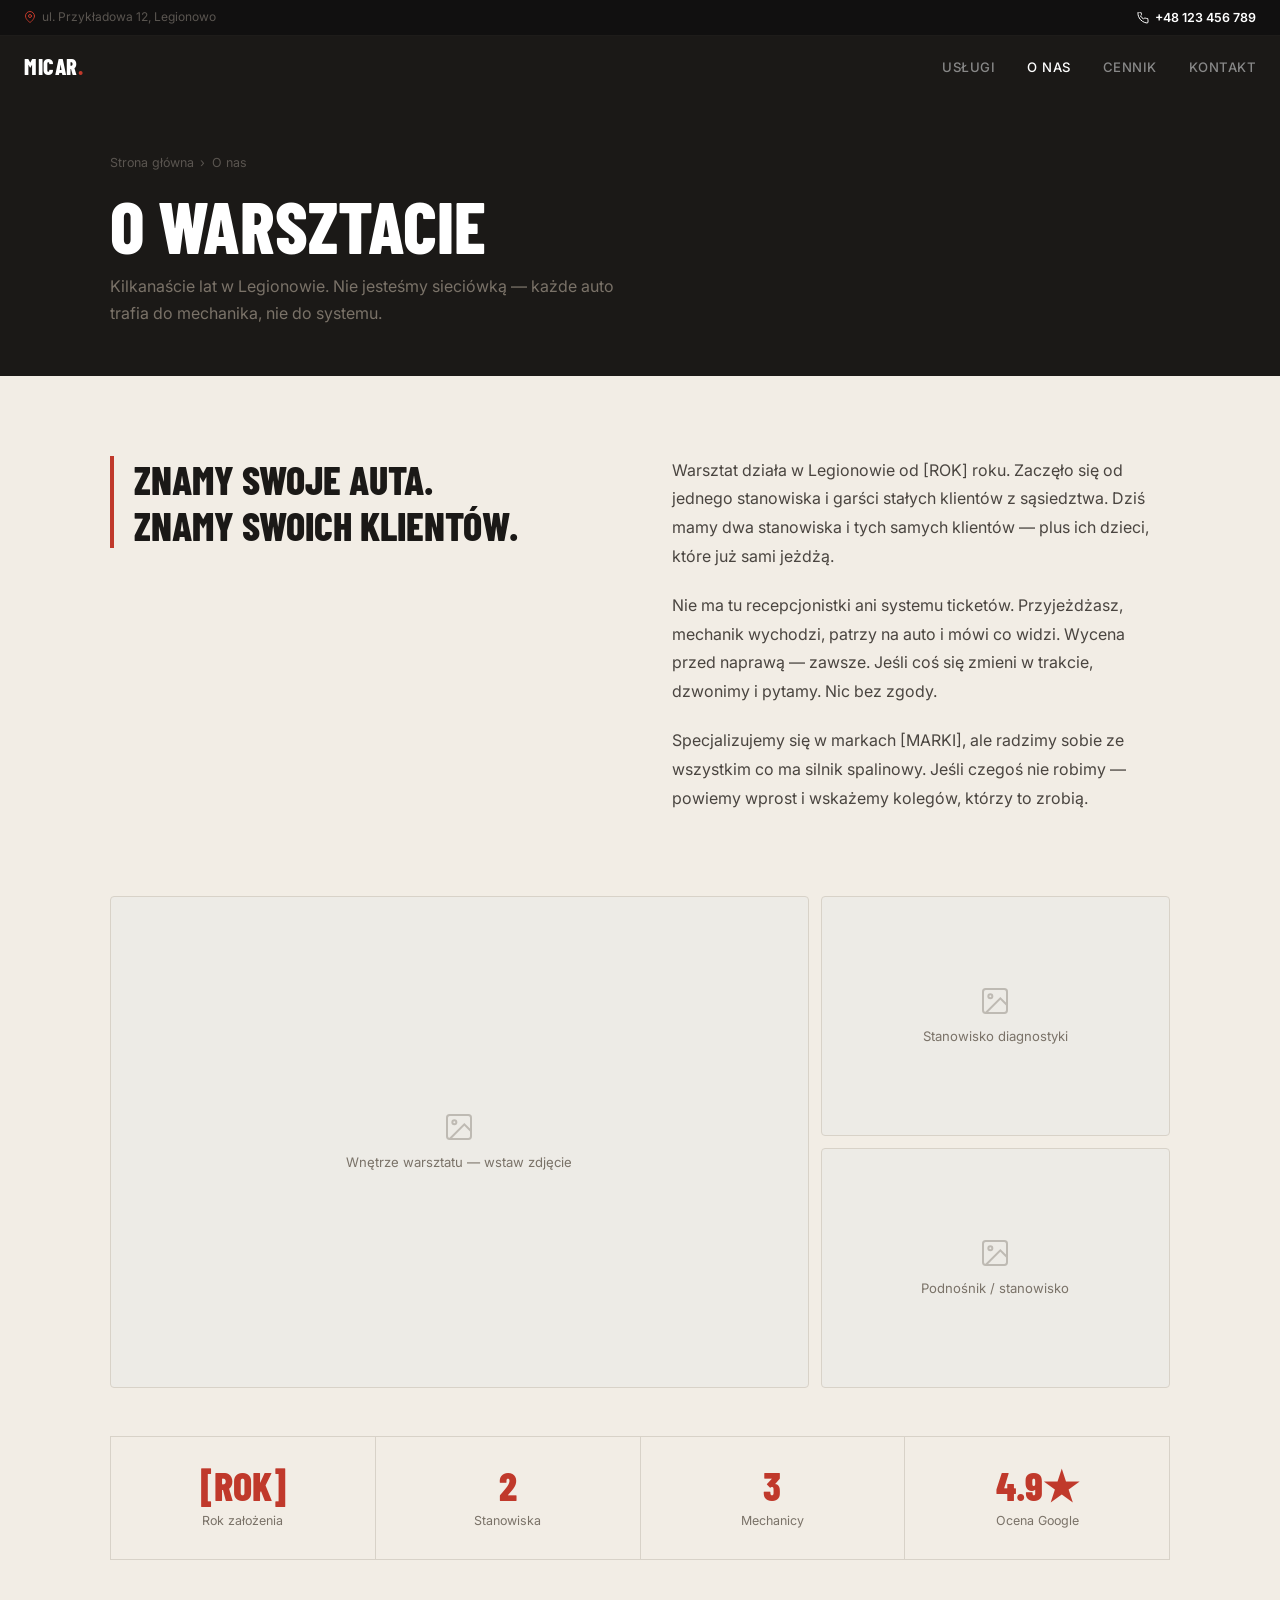
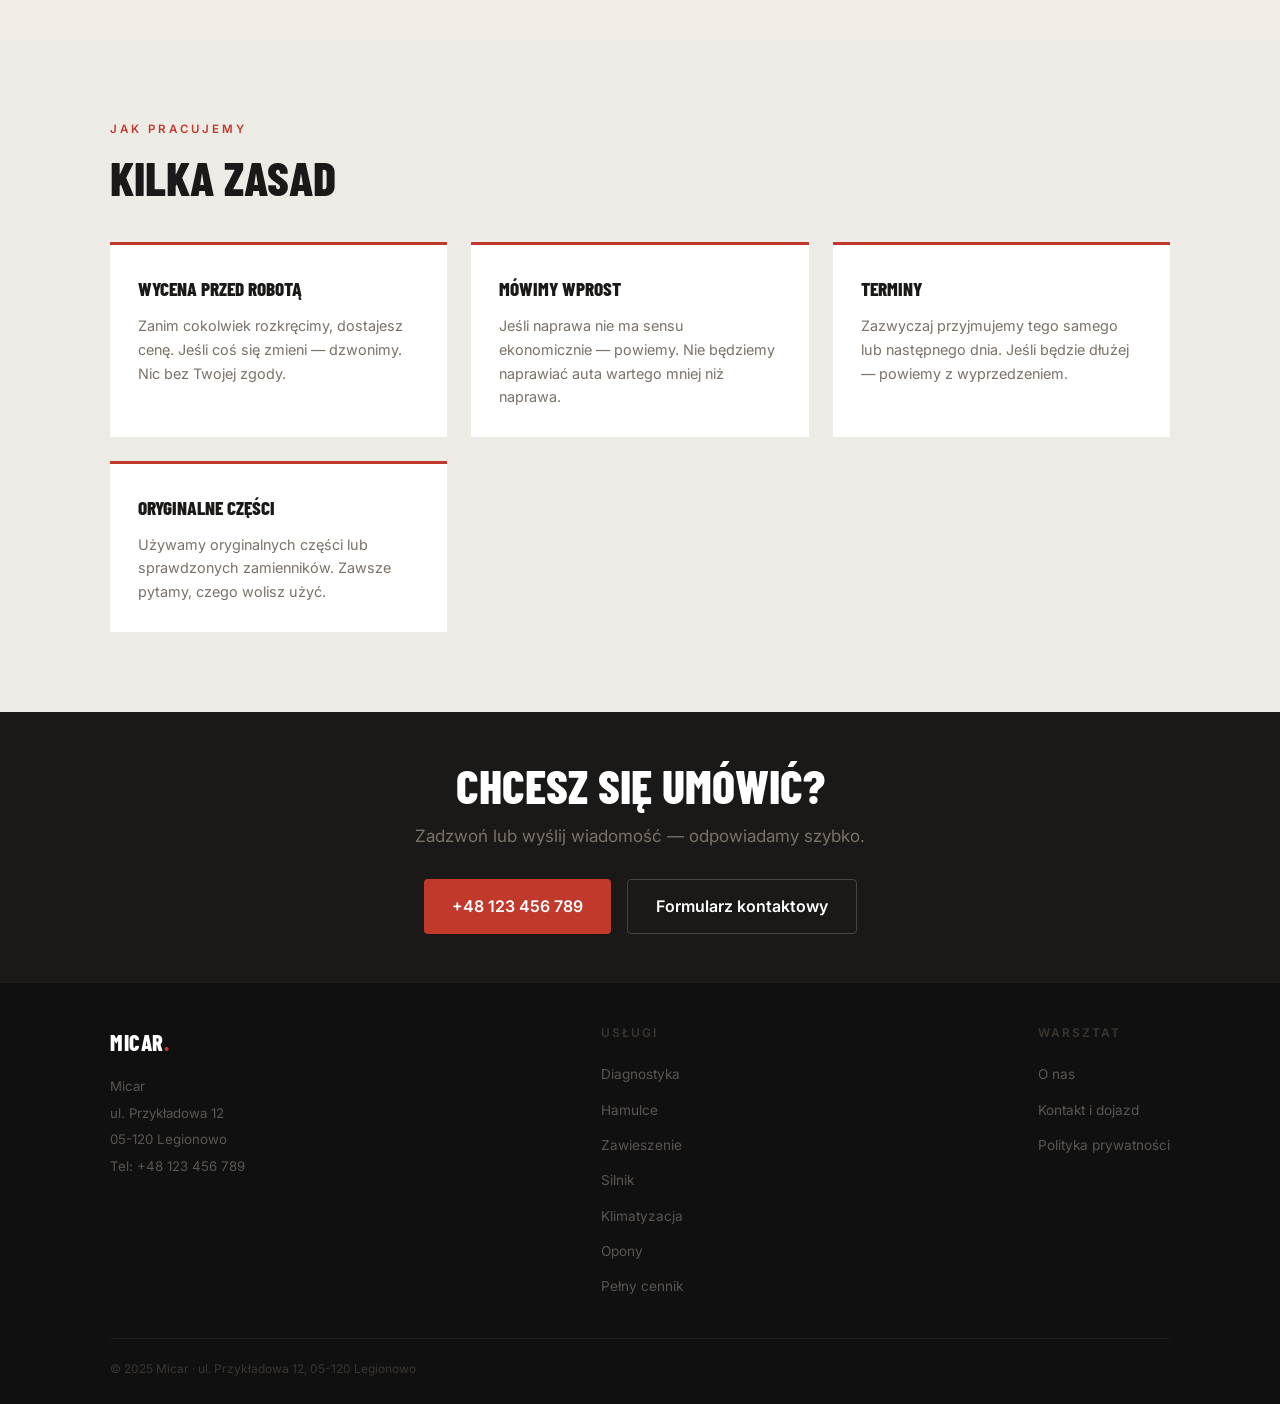
<file: o-nas.html>
﻿<!DOCTYPE html>
<html lang="pl">
<head>
  <meta charset="UTF-8">
  <meta name="viewport" content="width=device-width, initial-scale=1.0">
  <title>O nas | Warsztat Samochodowy Legionowo</title>
  <meta name="description" content="Warsztat samochodowy w Legionowie z wieloletnią tradycją. Poznaj nasz zespół i historię warsztatu Kowalski.">
  <link rel="preconnect" href="https://fonts.googleapis.com">
  <link rel="preconnect" href="https://fonts.gstatic.com" crossorigin>
  <link href="https://fonts.googleapis.com/css2?family=Barlow+Condensed:wght@700;800&family=Inter:wght@400;500;600&display=swap" rel="stylesheet">
  <link rel="stylesheet" href="style.css">
  <style>
    .about-lead {
      display: grid;
      grid-template-columns: 1fr 1fr;
      gap: 4rem;
      align-items: start;
      margin-bottom: 4rem;
    }
    .about-quote {
      font-family: var(--head);
      font-size: clamp(1.8rem, 3.5vw, 2.5rem);
      font-weight: 800;
      text-transform: uppercase;
      line-height: 1.15;
      border-left: 4px solid var(--red);
      padding-left: 1.25rem;
    }
    .about-text p {
      color: #4a4540;
      margin-bottom: 1.25rem;
      font-size: 1rem;
      line-height: 1.8;
    }

    /* zdjęcia / placeholdery warsztatu */
    .photo-grid {
      display: grid;
      grid-template-columns: 2fr 1fr;
      grid-template-rows: 240px 240px;
      gap: .75rem;
      margin: 3rem 0;
    }
    .photo-box {
      background: var(--bg-mid);
      border: 1px solid var(--border);
      border-radius: 4px;
      display: flex;
      flex-direction: column;
      align-items: center;
      justify-content: center;
      color: var(--muted);
      font-size: .82rem;
      gap: .5rem;
    }
    .photo-box svg { width: 32px; height: 32px; opacity: .4; }
    .photo-box:first-child { grid-row: span 2; }

    /* wartości */
    .values-grid {
      display: grid;
      grid-template-columns: repeat(auto-fill, minmax(260px, 1fr));
      gap: 1.5rem;
      margin-top: 2.5rem;
    }
    .value-item {
      padding: 1.75rem;
      background: var(--white);
      border-top: 3px solid var(--red);
    }
    .value-item h3 {
      font-family: var(--head);
      font-size: 1.2rem;
      font-weight: 800;
      text-transform: uppercase;
      margin-bottom: .5rem;
    }
    .value-item p { font-size: .9rem; color: var(--muted); line-height: 1.65; }

    /* fakty poziome */
    .facts-row {
      display: flex;
      flex-wrap: wrap;
      gap: 0;
      border: 1px solid var(--border);
      margin-top: 2.5rem;
    }
    .fact-cell {
      flex: 1;
      min-width: 140px;
      padding: 1.75rem 1.5rem;
      border-right: 1px solid var(--border);
      text-align: center;
    }
    .fact-cell:last-child { border-right: none; }
    .fact-cell strong {
      display: block;
      font-family: var(--head);
      font-size: 2.5rem;
      font-weight: 800;
      color: var(--red);
      line-height: 1;
    }
    .fact-cell span { font-size: .78rem; color: var(--muted); margin-top: .3rem; display: block; }

    @media (max-width: 860px) {
      .about-lead { grid-template-columns: 1fr; gap: 2rem; }
      .photo-grid { grid-template-columns: 1fr 1fr; grid-template-rows: 180px 180px; }
      .photo-box:first-child { grid-row: span 1; grid-column: span 2; }
    }
    @media (max-width: 500px) {
      .facts-row { flex-direction: column; }
      .fact-cell { border-right: none; border-bottom: 1px solid var(--border); }
      .fact-cell:last-child { border-bottom: none; }
      .photo-grid { grid-template-columns: 1fr; grid-template-rows: auto; }
      .photo-box { min-height: 160px; }
      .photo-box:first-child { grid-column: span 1; }
    }
  </style>
</head>
<body>

<div class="topbar">
  <span class="topbar-address">
    <svg viewBox="0 0 24 24" fill="none" stroke="currentColor" stroke-width="2" stroke-linecap="round" stroke-linejoin="round"><path d="M21 10c0 7-9 13-9 13s-9-6-9-13a9 9 0 0118 0z"/><circle cx="12" cy="10" r="3"/></svg>
    ul. Przykładowa 12, Legionowo
  </span>
  <a href="tel:+48123456789" class="topbar-phone">
    <svg viewBox="0 0 24 24" fill="none" stroke="currentColor" stroke-width="2" stroke-linecap="round" stroke-linejoin="round"><path d="M22 16.92v3a2 2 0 01-2.18 2 19.79 19.79 0 01-8.63-3.07A19.5 19.5 0 013.07 9.1 19.79 19.79 0 012 .82 2 2 0 013.18 0h3a2 2 0 012 1.72c.127.96.361 1.903.7 2.81a2 2 0 01-.45 2.11L7.09 7.91a16 16 0 006 6l1.27-1.27a2 2 0 012.11-.45c.907.339 1.85.573 2.81.7A2 2 0 0122 14.92z"/></svg>
    +48 123 456 789
  </a>
</div>

<nav class="nav">
  <a href="index.html" class="nav-logo">Micar<span>.</span></a>
  <ul class="nav-links">
    <li><a href="uslugi.html">Usługi</a></li>
    <li><a href="o-nas.html" class="active">O nas</a></li>
    <li><a href="cennik.html">Cennik</a></li>
    <li><a href="kontakt.html">Kontakt</a></li>
  </ul>
  <button class="ham" id="ham" aria-label="Menu" aria-expanded="false">
    <span></span><span></span><span></span>
  </button>
</nav>
<div class="mob-menu" id="mob">
  <a href="uslugi.html">Usługi</a>
  <a href="o-nas.html">O nas</a>
  <a href="cennik.html">Cennik</a>
  <a href="kontakt.html">Kontakt</a>
  <a href="tel:+48123456789" class="mob-phone">Zadzwoń: +48 123 456 789</a>
</div>

<div class="page-header">
  <div class="page-header-inner">
    <div class="breadcrumb">
      <a href="index.html">Strona główna</a><span>›</span>O nas
    </div>
    <h1>O warsztacie</h1>
    <p>Kilkanaście lat w Legionowie. Nie jesteśmy sieciówką — każde auto trafia do mechanika, nie do systemu.</p>
  </div>
</div>

<section class="section">
  <div class="wrap">

    <div class="about-lead">
      <div class="about-quote">
        Znamy swoje auta.<br>Znamy swoich klientów.
      </div>
      <div class="about-text">
        <p>
          Warsztat działa w Legionowie od [ROK] roku. Zaczęło się od jednego stanowiska
          i garści stałych klientów z sąsiedztwa. Dziś mamy dwa stanowiska i tych samych
          klientów — plus ich dzieci, które już sami jeżdżą.
        </p>
        <p>
          Nie ma tu recepcjonistki ani systemu ticketów. Przyjeżdżasz, mechanik wychodzi,
          patrzy na auto i mówi co widzi. Wycena przed naprawą — zawsze. Jeśli coś się
          zmieni w trakcie, dzwonimy i pytamy. Nic bez zgody.
        </p>
        <p>
          Specjalizujemy się w markach [MARKI], ale radzimy sobie ze wszystkim co
          ma silnik spalinowy. Jeśli czegoś nie robimy — powiemy wprost i wskażemy
          kolegów, którzy to zrobią.
        </p>
      </div>
    </div>

    <!-- Zdjęcia warsztatu — zastąp src prawdziwymi zdjęciami -->
    <div class="photo-grid">
      <div class="photo-box">
        <svg viewBox="0 0 24 24" fill="none" stroke="currentColor" stroke-width="1.5"><rect x="3" y="3" width="18" height="18" rx="2"/><circle cx="8.5" cy="8.5" r="1.5"/><polyline points="21 15 16 10 5 21"/></svg>
        Wnętrze warsztatu — wstaw zdjęcie
      </div>
      <div class="photo-box">
        <svg viewBox="0 0 24 24" fill="none" stroke="currentColor" stroke-width="1.5"><rect x="3" y="3" width="18" height="18" rx="2"/><circle cx="8.5" cy="8.5" r="1.5"/><polyline points="21 15 16 10 5 21"/></svg>
        Stanowisko diagnostyki
      </div>
      <div class="photo-box">
        <svg viewBox="0 0 24 24" fill="none" stroke="currentColor" stroke-width="1.5"><rect x="3" y="3" width="18" height="18" rx="2"/><circle cx="8.5" cy="8.5" r="1.5"/><polyline points="21 15 16 10 5 21"/></svg>
        Podnośnik / stanowisko
      </div>
    </div>

    <!-- Fakty -->
    <div class="facts-row">
      <div class="fact-cell"><strong>[ROK]</strong><span>Rok założenia</span></div>
      <div class="fact-cell"><strong>2</strong><span>Stanowiska</span></div>
      <div class="fact-cell"><strong>3</strong><span>Mechanicy</span></div>
      <div class="fact-cell"><strong>4.9★</strong><span>Ocena Google</span></div>
    </div>

  </div>
</section>

<!-- Wartości -->
<section class="section section-alt">
  <div class="wrap">
    <span class="section-label">Jak pracujemy</span>
    <h2>Kilka zasad</h2>
    <div class="values-grid">
      <div class="value-item">
        <h3>Wycena przed robotą</h3>
        <p>Zanim cokolwiek rozkręcimy, dostajesz cenę. Jeśli coś się zmieni — dzwonimy. Nic bez Twojej zgody.</p>
      </div>
      <div class="value-item">
        <h3>Mówimy wprost</h3>
        <p>Jeśli naprawa nie ma sensu ekonomicznie — powiemy. Nie będziemy naprawiać auta wartego mniej niż naprawa.</p>
      </div>
      <div class="value-item">
        <h3>Terminy</h3>
        <p>Zazwyczaj przyjmujemy tego samego lub następnego dnia. Jeśli będzie dłużej — powiemy z wyprzedzeniem.</p>
      </div>
      <div class="value-item">
        <h3>Oryginalne części</h3>
        <p>Używamy oryginalnych części lub sprawdzonych zamienników. Zawsze pytamy, czego wolisz użyć.</p>
      </div>
    </div>
  </div>
</section>

<!-- CTA -->
<div style="background:var(--bg-dark);padding:3rem 1.5rem;text-align:center;">
  <div class="wrap">
    <h2 style="color:var(--white);margin-bottom:.75rem;">Chcesz się umówić?</h2>
    <p style="color:#7a7268;margin-bottom:1.75rem;">Zadzwoń lub wyślij wiadomość — odpowiadamy szybko.</p>
    <div style="display:flex;flex-wrap:wrap;gap:1rem;justify-content:center;">
      <a href="tel:+48123456789" class="btn btn-red">+48 123 456 789</a>
      <a href="kontakt.html" class="btn btn-ghost">Formularz kontaktowy</a>
    </div>
  </div>
</div>

<footer>
  <div class="footer-inner">
    <div class="footer-brand">
      <a href="index.html" class="nav-logo">Micar<span>.</span></a>
      <address>
        Micar<br>
        ul. Przykładowa 12<br>
        05-120 Legionowo<br>
        Tel: <a href="tel:+48123456789">+48 123 456 789</a>
      </address>
    </div>
    <div class="footer-links">
      <h4>Usługi</h4>
      <ul>
        <li><a href="uslugi.html#diagnostyka">Diagnostyka</a></li>
        <li><a href="uslugi.html#hamulce">Hamulce</a></li>
        <li><a href="uslugi.html#zawieszenie">Zawieszenie</a></li>
        <li><a href="uslugi.html#silnik">Silnik</a></li>
        <li><a href="uslugi.html#klimatyzacja">Klimatyzacja</a></li>
        <li><a href="uslugi.html#opony">Opony</a></li>
        <li><a href="cennik.html">Pełny cennik</a></li>
      </ul>
    </div>
    <div class="footer-links">
      <h4>Warsztat</h4>
      <ul>
        <li><a href="o-nas.html">O nas</a></li>
        <li><a href="kontakt.html">Kontakt i dojazd</a></li>
        <li><a href="polityka-prywatnosci.html">Polityka prywatności</a></li>
      </ul>
    </div>
  </div>
  <div class="footer-bottom">
    <span>© 2025 Micar · ul. Przykładowa 12, 05-120 Legionowo</span>
  </div>
</footer>

<script>
  const ham = document.getElementById('ham');
  const mob = document.getElementById('mob');
  ham.addEventListener('click', () => { const o = mob.classList.toggle('open'); ham.setAttribute('aria-expanded', o); });
  mob.querySelectorAll('a').forEach(a => a.addEventListener('click', () => { mob.classList.remove('open'); ham.setAttribute('aria-expanded', false); }));
</script>
</body>
</html>
</file>
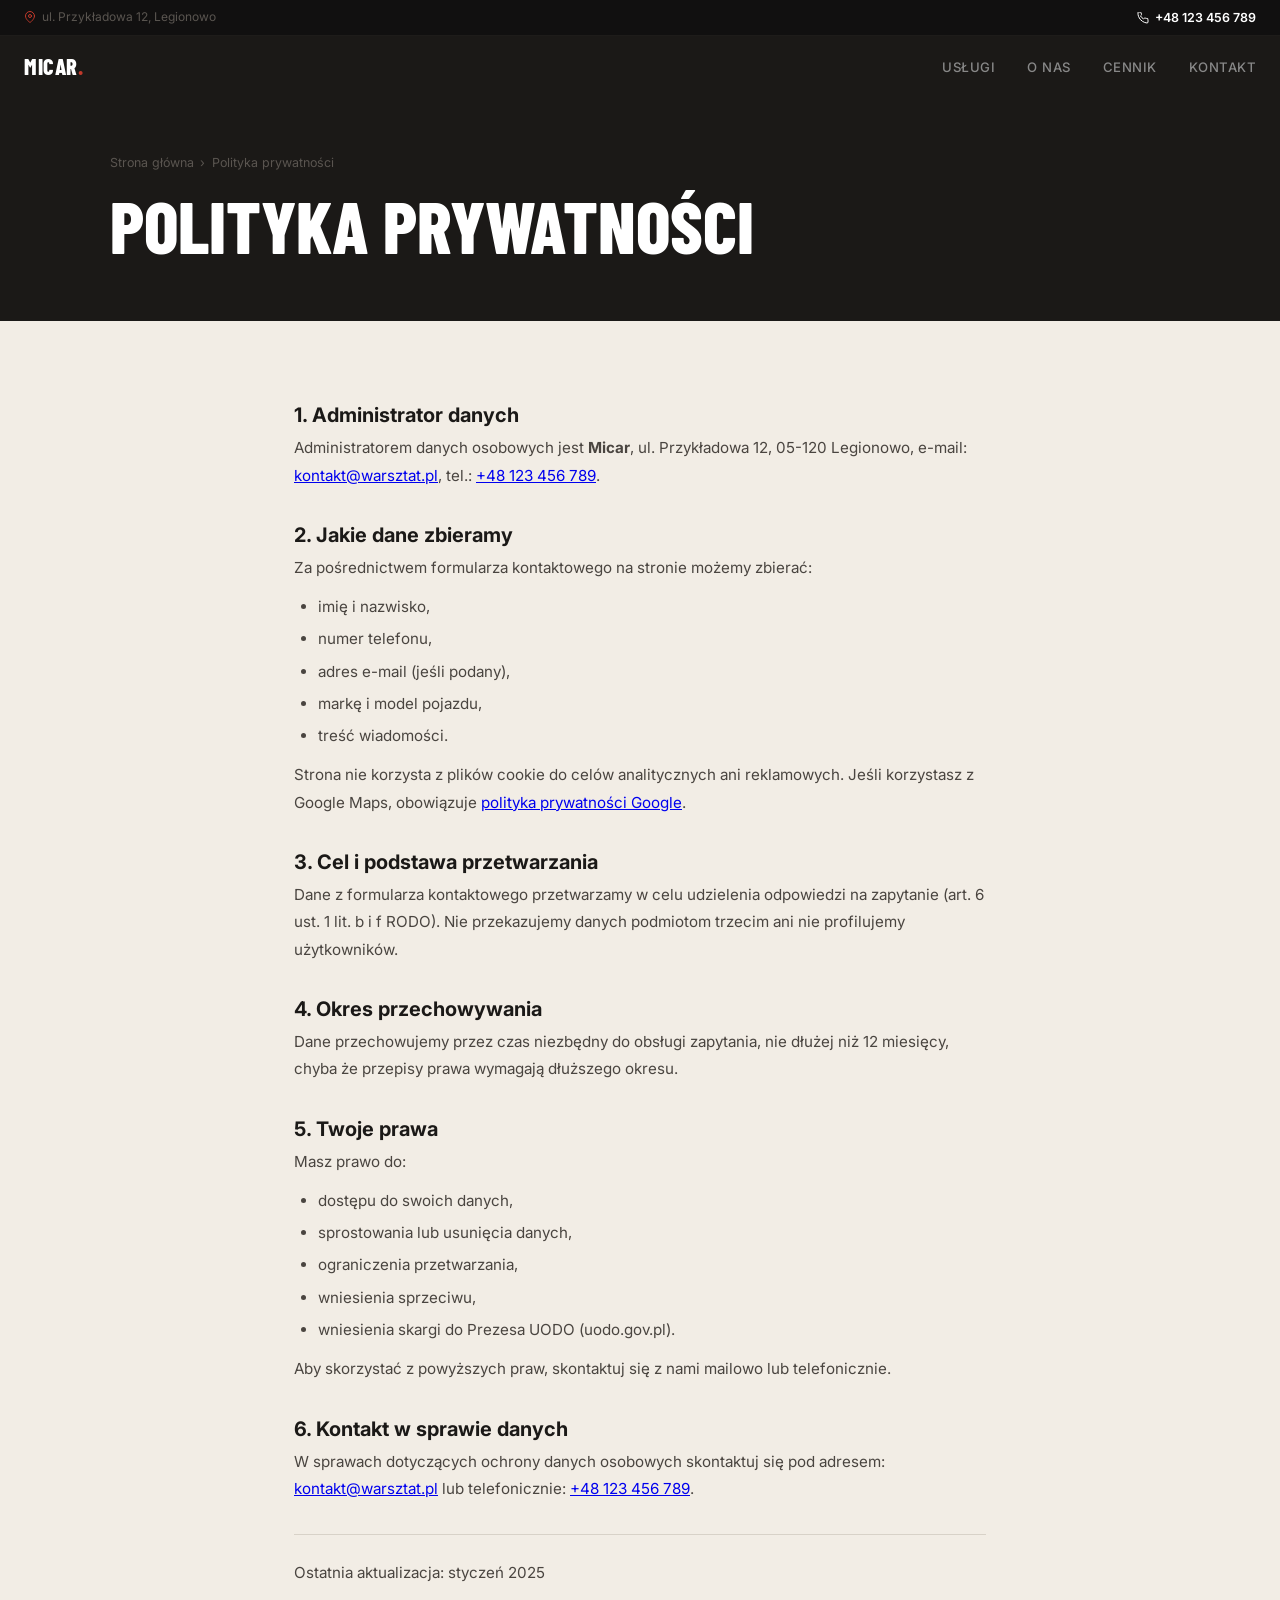
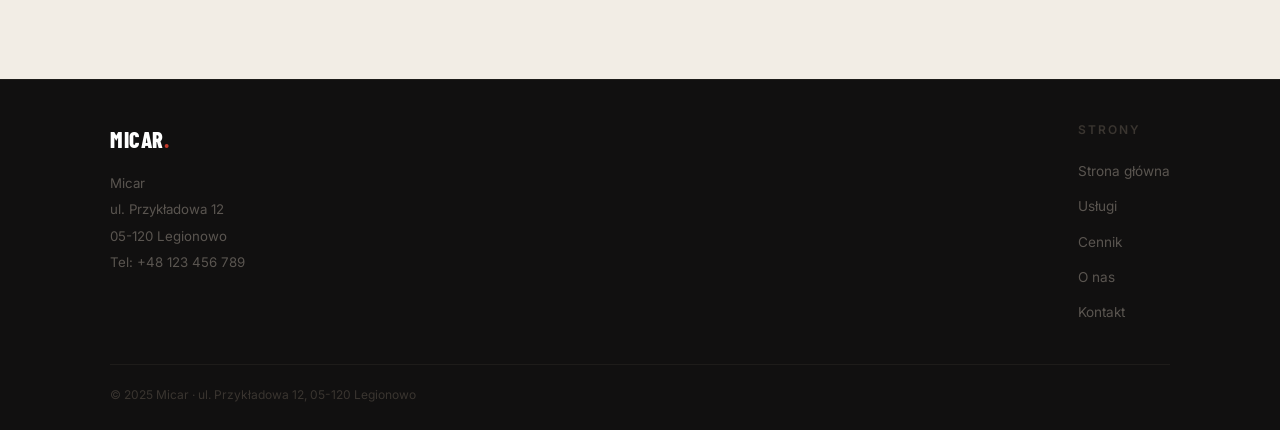
<file: polityka-prywatnosci.html>
﻿<!DOCTYPE html>
<html lang="pl">
<head>
  <meta charset="UTF-8">
  <meta name="viewport" content="width=device-width, initial-scale=1.0">
  <title>Polityka prywatności | Micar Legionowo</title>
  <meta name="robots" content="noindex">
  <link rel="preconnect" href="https://fonts.googleapis.com">
  <link rel="preconnect" href="https://fonts.gstatic.com" crossorigin>
  <link href="https://fonts.googleapis.com/css2?family=Barlow+Condensed:wght@700;800&family=Inter:wght@400;500;600&display=swap" rel="stylesheet">
  <link rel="stylesheet" href="style.css">
  <style>
    .policy-content {
      max-width: 740px;
      margin: 0 auto;
      padding: 3rem 1.5rem 5rem;
    }
    .policy-content h2 {
      font-size: 1.25rem;
      text-transform: none;
      font-family: var(--body);
      font-weight: 700;
      margin-top: 2.25rem;
      margin-bottom: .5rem;
    }
    .policy-content p {
      color: #4a4540;
      font-size: .95rem;
      line-height: 1.8;
      margin-bottom: .75rem;
    }
    .policy-content ul {
      color: #4a4540;
      font-size: .95rem;
      line-height: 1.8;
      padding-left: 1.5rem;
      margin-bottom: .75rem;
    }
    .policy-content ul li { margin-bottom: .3rem; }
    .policy-date {
      font-size: .8rem;
      color: var(--muted);
      margin-top: 2rem;
      padding-top: 1.5rem;
      border-top: 1px solid var(--border);
    }
  </style>
</head>
<body>

<div class="topbar">
  <span class="topbar-address">
    <svg viewBox="0 0 24 24" fill="none" stroke="currentColor" stroke-width="2" stroke-linecap="round" stroke-linejoin="round"><path d="M21 10c0 7-9 13-9 13s-9-6-9-13a9 9 0 0118 0z"/><circle cx="12" cy="10" r="3"/></svg>
    ul. Przykładowa 12, Legionowo
  </span>
  <a href="tel:+48123456789" class="topbar-phone">
    <svg viewBox="0 0 24 24" fill="none" stroke="currentColor" stroke-width="2" stroke-linecap="round" stroke-linejoin="round"><path d="M22 16.92v3a2 2 0 01-2.18 2 19.79 19.79 0 01-8.63-3.07A19.5 19.5 0 013.07 9.1 19.79 19.79 0 012 .82 2 2 0 013.18 0h3a2 2 0 012 1.72c.127.96.361 1.903.7 2.81a2 2 0 01-.45 2.11L7.09 7.91a16 16 0 006 6l1.27-1.27a2 2 0 012.11-.45c.907.339 1.85.573 2.81.7A2 2 0 0122 14.92z"/></svg>
    +48 123 456 789
  </a>
</div>

<nav class="nav">
  <a href="index.html" class="nav-logo">Micar<span>.</span></a>
  <ul class="nav-links">
    <li><a href="uslugi.html">Usługi</a></li>
    <li><a href="o-nas.html">O nas</a></li>
    <li><a href="cennik.html">Cennik</a></li>
    <li><a href="kontakt.html">Kontakt</a></li>
  </ul>
  <button class="ham" id="ham" aria-label="Menu" aria-expanded="false">
    <span></span><span></span><span></span>
  </button>
</nav>
<div class="mob-menu" id="mob">
  <a href="uslugi.html">Usługi</a>
  <a href="o-nas.html">O nas</a>
  <a href="cennik.html">Cennik</a>
  <a href="kontakt.html">Kontakt</a>
  <a href="tel:+48123456789" class="mob-phone">Zadzwoń: +48 123 456 789</a>
</div>

<div class="page-header">
  <div class="page-header-inner">
    <div class="breadcrumb">
      <a href="index.html">Strona główna</a><span>›</span>Polityka prywatności
    </div>
    <h1>Polityka prywatności</h1>
  </div>
</div>

<div class="policy-content">

  <h2>1. Administrator danych</h2>
  <p>
    Administratorem danych osobowych jest <strong>Micar</strong>,
    ul. Przykładowa 12, 05-120 Legionowo,
    e-mail: <a href="mailto:kontakt@warsztat.pl">kontakt@warsztat.pl</a>,
    tel.: <a href="tel:+48123456789">+48 123 456 789</a>.
  </p>

  <h2>2. Jakie dane zbieramy</h2>
  <p>Za pośrednictwem formularza kontaktowego na stronie możemy zbierać:</p>
  <ul>
    <li>imię i nazwisko,</li>
    <li>numer telefonu,</li>
    <li>adres e-mail (jeśli podany),</li>
    <li>markę i model pojazdu,</li>
    <li>treść wiadomości.</li>
  </ul>
  <p>
    Strona nie korzysta z plików cookie do celów analitycznych ani reklamowych.
    Jeśli korzystasz z Google Maps, obowiązuje
    <a href="https://policies.google.com/privacy" target="_blank" rel="noopener">polityka prywatności Google</a>.
  </p>

  <h2>3. Cel i podstawa przetwarzania</h2>
  <p>
    Dane z formularza kontaktowego przetwarzamy w celu udzielenia odpowiedzi na zapytanie
    (art. 6 ust. 1 lit. b i f RODO). Nie przekazujemy danych podmiotom trzecim
    ani nie profilujemy użytkowników.
  </p>

  <h2>4. Okres przechowywania</h2>
  <p>
    Dane przechowujemy przez czas niezbędny do obsługi zapytania,
    nie dłużej niż 12 miesięcy, chyba że przepisy prawa wymagają dłuższego okresu.
  </p>

  <h2>5. Twoje prawa</h2>
  <p>Masz prawo do:</p>
  <ul>
    <li>dostępu do swoich danych,</li>
    <li>sprostowania lub usunięcia danych,</li>
    <li>ograniczenia przetwarzania,</li>
    <li>wniesienia sprzeciwu,</li>
    <li>wniesienia skargi do Prezesa UODO (uodo.gov.pl).</li>
  </ul>
  <p>
    Aby skorzystać z powyższych praw, skontaktuj się z nami mailowo lub telefonicznie.
  </p>

  <h2>6. Kontakt w sprawie danych</h2>
  <p>
    W sprawach dotyczących ochrony danych osobowych skontaktuj się pod adresem:<br>
    <a href="mailto:kontakt@warsztat.pl">kontakt@warsztat.pl</a>
    lub telefonicznie: <a href="tel:+48123456789">+48 123 456 789</a>.
  </p>

  <p class="policy-date">Ostatnia aktualizacja: styczeń 2025</p>
</div>

<footer>
  <div class="footer-inner">
    <div class="footer-brand">
      <a href="index.html" class="nav-logo">Micar<span>.</span></a>
      <address>
        Micar<br>
        ul. Przykładowa 12<br>
        05-120 Legionowo<br>
        Tel: <a href="tel:+48123456789">+48 123 456 789</a>
      </address>
    </div>
    <div class="footer-links">
      <h4>Strony</h4>
      <ul>
        <li><a href="index.html">Strona główna</a></li>
        <li><a href="uslugi.html">Usługi</a></li>
        <li><a href="cennik.html">Cennik</a></li>
        <li><a href="o-nas.html">O nas</a></li>
        <li><a href="kontakt.html">Kontakt</a></li>
      </ul>
    </div>
  </div>
  <div class="footer-bottom">
    <span>© 2025 Micar · ul. Przykładowa 12, 05-120 Legionowo</span>
  </div>
</footer>

<script>
  const ham = document.getElementById('ham');
  const mob = document.getElementById('mob');
  ham.addEventListener('click', () => { const o = mob.classList.toggle('open'); ham.setAttribute('aria-expanded', o); });
  mob.querySelectorAll('a').forEach(a => a.addEventListener('click', () => { mob.classList.remove('open'); ham.setAttribute('aria-expanded', false); }));
</script>
</body>
</html>
</file>
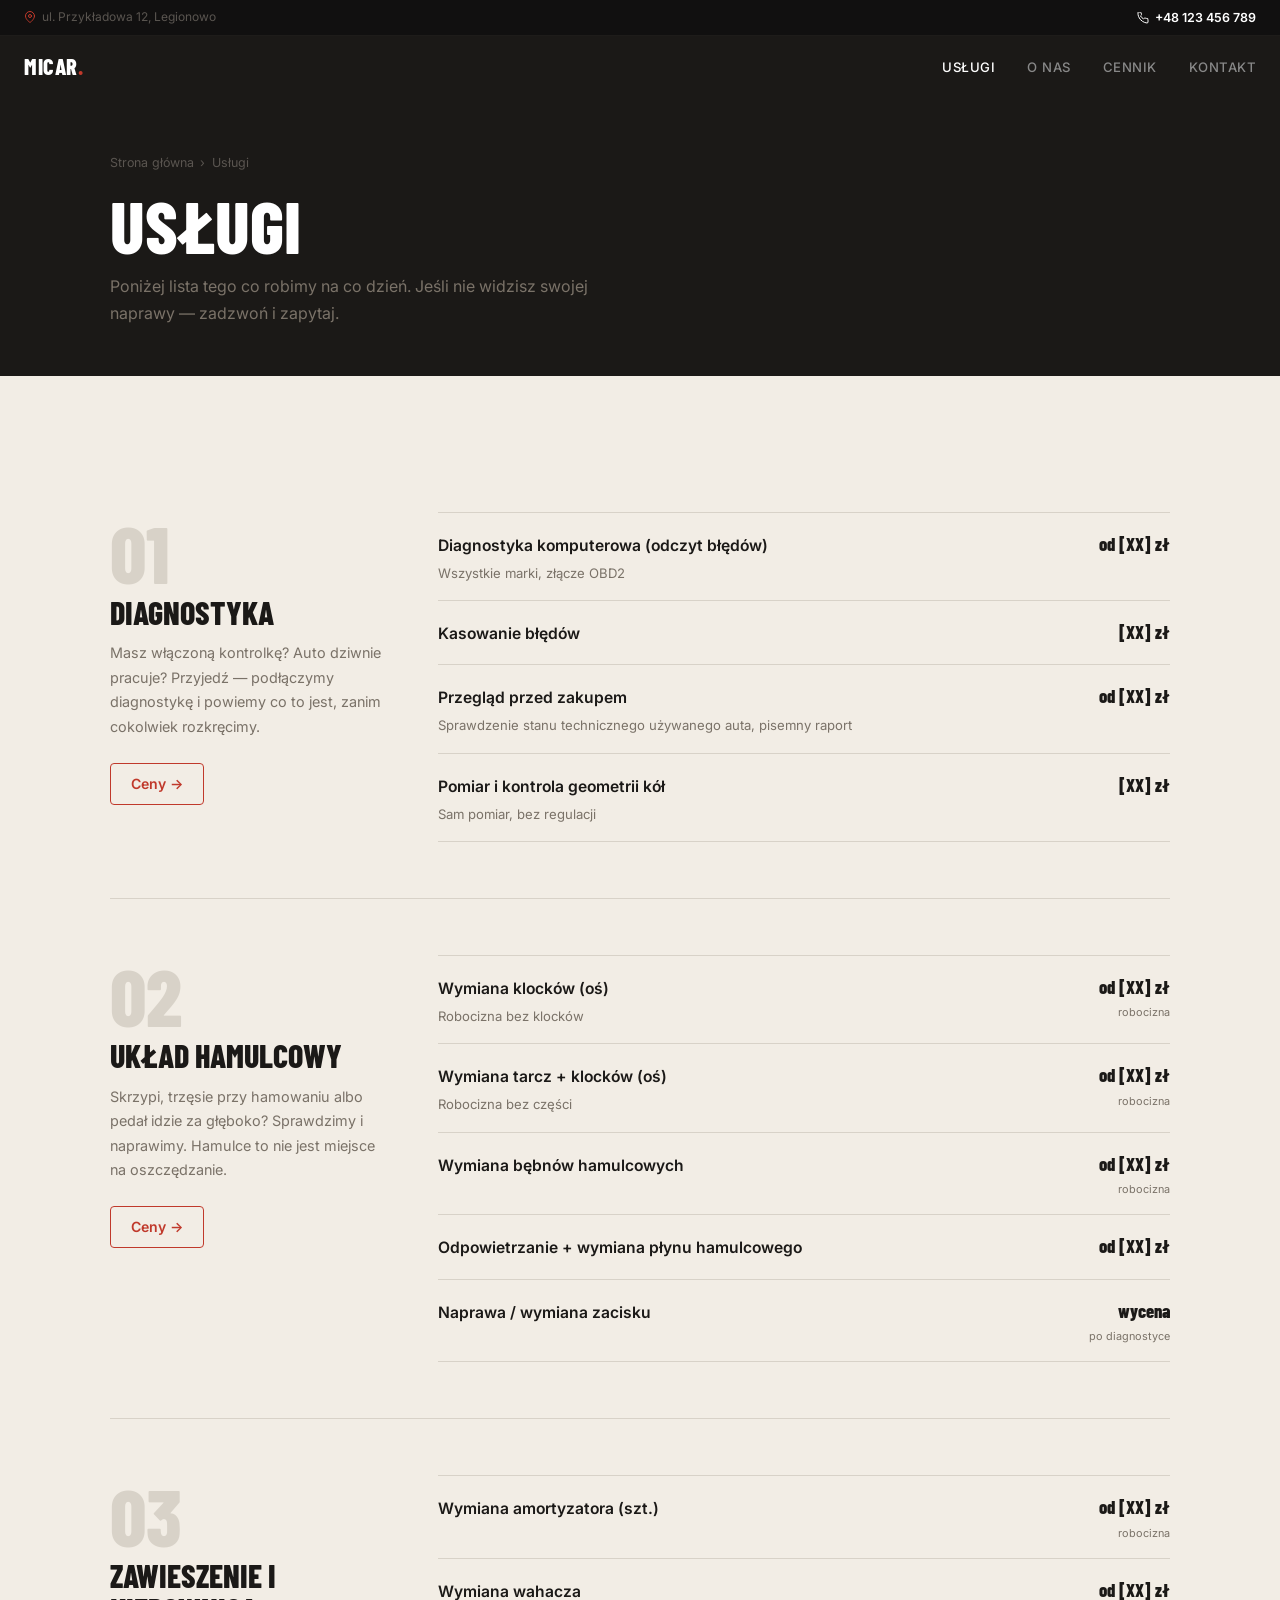
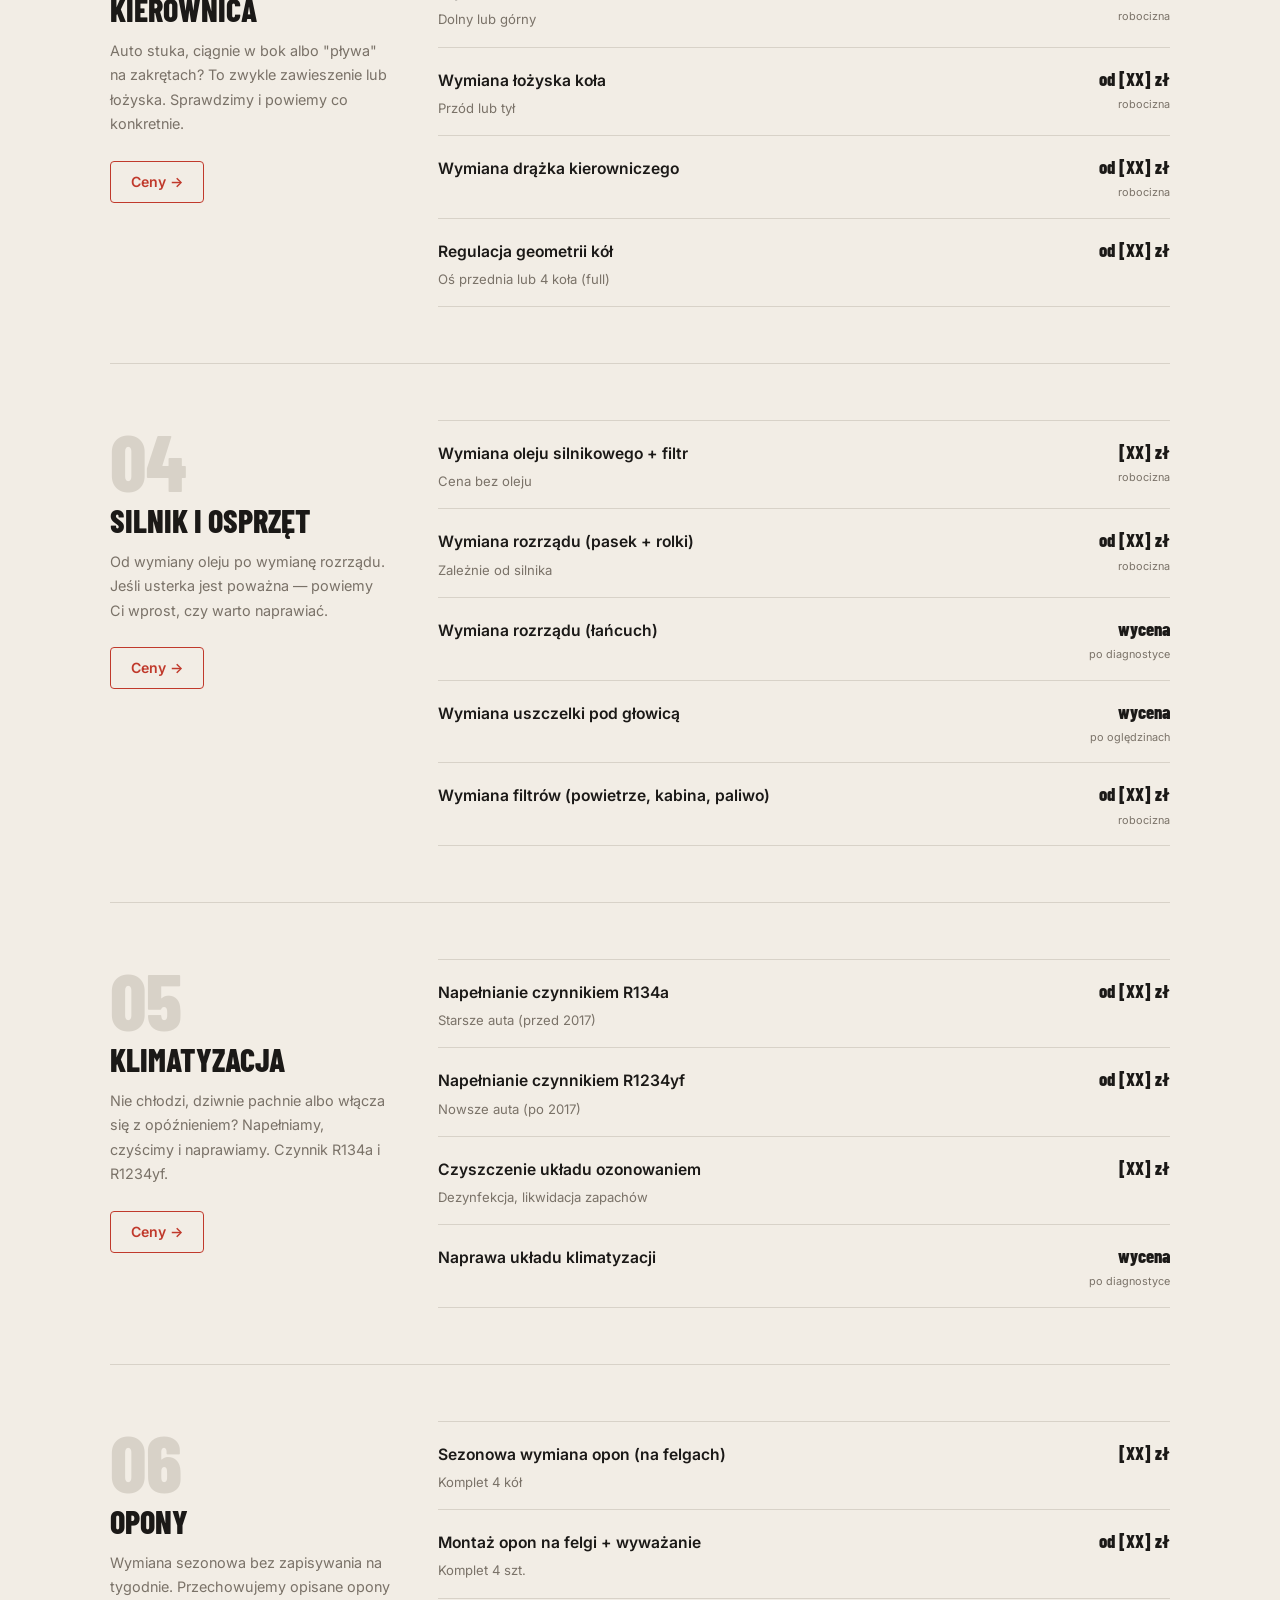
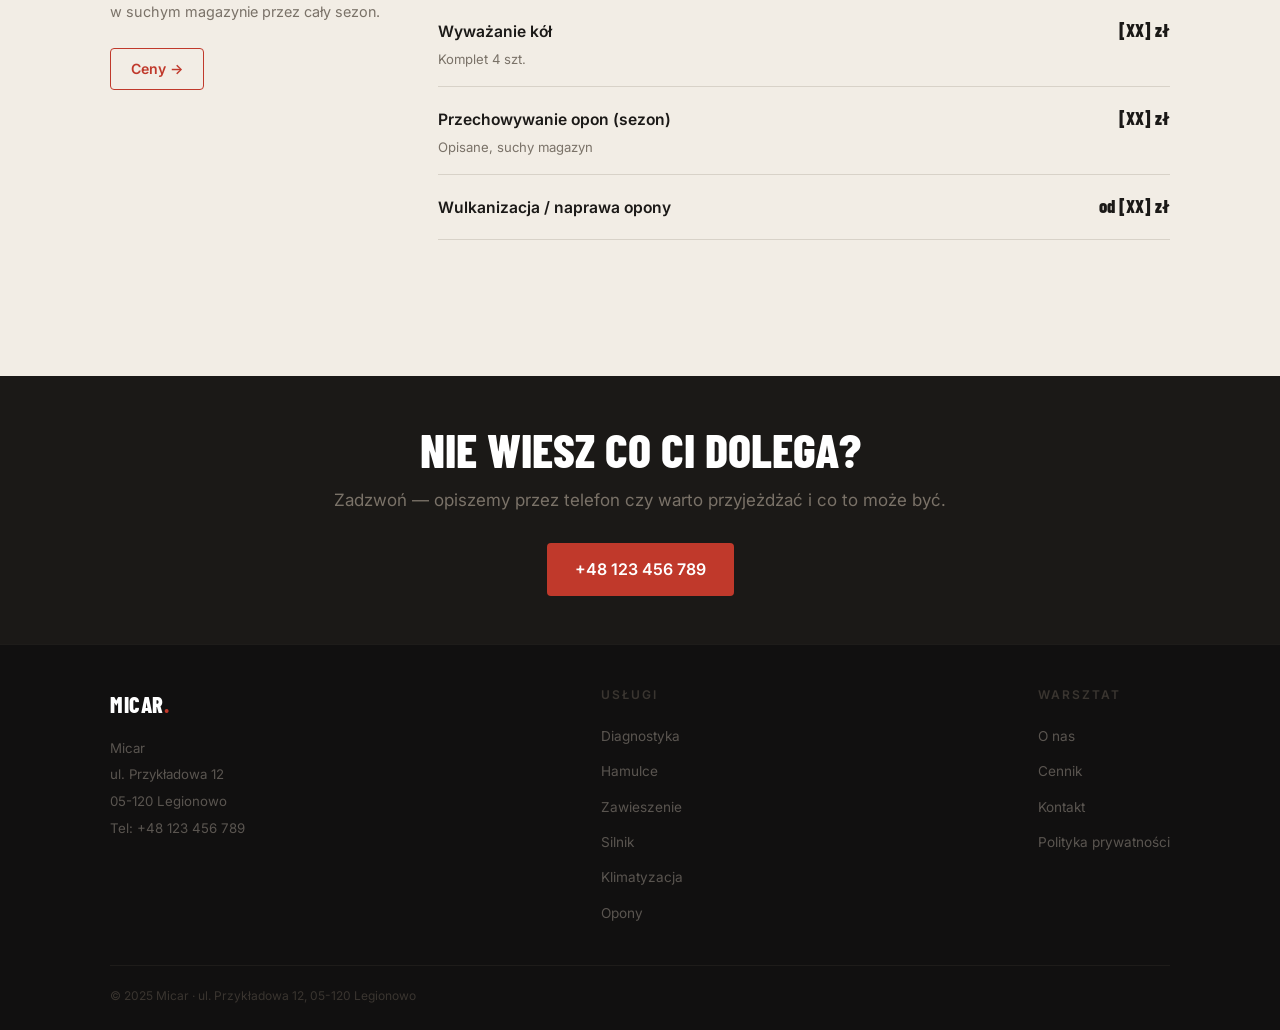
<file: uslugi.html>
﻿<!DOCTYPE html>
<html lang="pl">
<head>
  <meta charset="UTF-8">
  <meta name="viewport" content="width=device-width, initial-scale=1.0">
  <title>Usługi | Warsztat Samochodowy Legionowo</title>
  <meta name="description" content="Pełna lista usług warsztatu samochodowego w Legionowie. Diagnostyka, hamulce, zawieszenie, silnik, klimatyzacja, opony. Zadzwoń: +48 123 456 789.">
  <link rel="preconnect" href="https://fonts.googleapis.com">
  <link rel="preconnect" href="https://fonts.gstatic.com" crossorigin>
  <link href="https://fonts.googleapis.com/css2?family=Barlow+Condensed:wght@700;800&family=Inter:wght@400;500;600&display=swap" rel="stylesheet">
  <link rel="stylesheet" href="style.css">
  <style>
    /* każda kategoria usług */
    .service-section {
      padding: 3.5rem 0;
      border-bottom: 1px solid var(--border);
    }
    .service-section:last-child { border-bottom: none; }

    .service-section-inner {
      display: grid;
      grid-template-columns: 280px 1fr;
      gap: 3rem;
      align-items: start;
    }

    .service-meta { position: sticky; top: 108px; }
    .service-meta .num {
      font-family: var(--head); font-size: 5rem; font-weight: 800;
      color: var(--border); line-height: 1; display: block;
      margin-bottom: .25rem;
    }
    .service-meta h2 {
      font-size: clamp(1.6rem, 3vw, 2rem);
      margin-bottom: .75rem;
    }
    .service-meta p { font-size: .9rem; color: var(--muted); line-height: 1.7; }

    /* lista czynności */
    .service-items { }
    .service-item {
      display: flex;
      justify-content: space-between;
      align-items: baseline;
      gap: 1rem;
      padding: 1rem 0;
      border-bottom: 1px solid var(--border);
    }
    .service-item:first-child { border-top: 1px solid var(--border); }
    .service-item-name { font-weight: 600; font-size: .98rem; }
    .service-item-note { font-size: .82rem; color: var(--muted); margin-top: .15rem; }
    .service-item-price {
      font-family: var(--head); font-size: 1.15rem; font-weight: 800;
      color: var(--text); white-space: nowrap; text-align: right;
    }
    .service-item-price small {
      display: block; font-family: var(--body); font-size: .68rem;
      font-weight: 400; color: var(--muted); text-align: right;
    }

    .service-cta {
      margin-top: 1.5rem;
      display: flex; align-items: center; gap: 1.25rem; flex-wrap: wrap;
    }
    .service-cta p { font-size: .85rem; color: var(--muted); }

    @media (max-width: 860px) {
      .service-section-inner { grid-template-columns: 1fr; gap: 1.5rem; }
      .service-meta { position: static; }
      .service-meta .num { font-size: 3rem; }
    }
  </style>
</head>
<body>

<div class="topbar">
  <span class="topbar-address">
    <svg viewBox="0 0 24 24" fill="none" stroke="currentColor" stroke-width="2" stroke-linecap="round" stroke-linejoin="round"><path d="M21 10c0 7-9 13-9 13s-9-6-9-13a9 9 0 0118 0z"/><circle cx="12" cy="10" r="3"/></svg>
    ul. Przykładowa 12, Legionowo
  </span>
  <a href="tel:+48123456789" class="topbar-phone">
    <svg viewBox="0 0 24 24" fill="none" stroke="currentColor" stroke-width="2" stroke-linecap="round" stroke-linejoin="round"><path d="M22 16.92v3a2 2 0 01-2.18 2 19.79 19.79 0 01-8.63-3.07A19.5 19.5 0 013.07 9.1 19.79 19.79 0 012 .82 2 2 0 013.18 0h3a2 2 0 012 1.72c.127.96.361 1.903.7 2.81a2 2 0 01-.45 2.11L7.09 7.91a16 16 0 006 6l1.27-1.27a2 2 0 012.11-.45c.907.339 1.85.573 2.81.7A2 2 0 0122 14.92z"/></svg>
    +48 123 456 789
  </a>
</div>

<nav class="nav">
  <a href="index.html" class="nav-logo">Micar<span>.</span></a>
  <ul class="nav-links">
    <li><a href="uslugi.html" class="active">Usługi</a></li>
    <li><a href="o-nas.html">O nas</a></li>
    <li><a href="cennik.html">Cennik</a></li>
    <li><a href="kontakt.html">Kontakt</a></li>
  </ul>
  <button class="ham" id="ham" aria-label="Menu" aria-expanded="false">
    <span></span><span></span><span></span>
  </button>
</nav>
<div class="mob-menu" id="mob">
  <a href="uslugi.html">Usługi</a>
  <a href="o-nas.html">O nas</a>
  <a href="cennik.html">Cennik</a>
  <a href="kontakt.html">Kontakt</a>
  <a href="tel:+48123456789" class="mob-phone">Zadzwoń: +48 123 456 789</a>
</div>

<div class="page-header">
  <div class="page-header-inner">
    <div class="breadcrumb">
      <a href="index.html">Strona główna</a><span>›</span>Usługi
    </div>
    <h1>Usługi</h1>
    <p>Poniżej lista tego co robimy na co dzień. Jeśli nie widzisz swojej naprawy — zadzwoń i zapytaj.</p>
  </div>
</div>

<section class="section">
  <div class="wrap">

    <!-- DIAGNOSTYKA -->
    <div class="service-section" id="diagnostyka">
      <div class="service-section-inner">
        <div class="service-meta">
          <span class="num">01</span>
          <h2>Diagnostyka</h2>
          <p>Masz włączoną kontrolkę? Auto dziwnie pracuje? Przyjedź — podłączymy diagnostykę i powiemy co to jest, zanim cokolwiek rozkręcimy.</p>
          <div class="service-cta">
            <a href="cennik.html#diagnostyka" class="btn btn-outline" style="min-height:40px;padding:.5rem 1.25rem;font-size:.88rem;">Ceny →</a>
          </div>
        </div>
        <div class="service-items">
          <div class="service-item">
            <div>
              <div class="service-item-name">Diagnostyka komputerowa (odczyt błędów)</div>
              <div class="service-item-note">Wszystkie marki, złącze OBD2</div>
            </div>
            <div class="service-item-price">od [XX] zł</div>
          </div>
          <div class="service-item">
            <div>
              <div class="service-item-name">Kasowanie błędów</div>
            </div>
            <div class="service-item-price">[XX] zł</div>
          </div>
          <div class="service-item">
            <div>
              <div class="service-item-name">Przegląd przed zakupem</div>
              <div class="service-item-note">Sprawdzenie stanu technicznego używanego auta, pisemny raport</div>
            </div>
            <div class="service-item-price">od [XX] zł</div>
          </div>
          <div class="service-item">
            <div>
              <div class="service-item-name">Pomiar i kontrola geometrii kół</div>
              <div class="service-item-note">Sam pomiar, bez regulacji</div>
            </div>
            <div class="service-item-price">[XX] zł</div>
          </div>
        </div>
      </div>
    </div>

    <!-- HAMULCE -->
    <div class="service-section" id="hamulce">
      <div class="service-section-inner">
        <div class="service-meta">
          <span class="num">02</span>
          <h2>Układ hamulcowy</h2>
          <p>Skrzypi, trzęsie przy hamowaniu albo pedał idzie za głęboko? Sprawdzimy i naprawimy. Hamulce to nie jest miejsce na oszczędzanie.</p>
          <div class="service-cta">
            <a href="cennik.html#hamulce" class="btn btn-outline" style="min-height:40px;padding:.5rem 1.25rem;font-size:.88rem;">Ceny →</a>
          </div>
        </div>
        <div class="service-items">
          <div class="service-item">
            <div>
              <div class="service-item-name">Wymiana klocków (oś)</div>
              <div class="service-item-note">Robocizna bez klocków</div>
            </div>
            <div class="service-item-price">od [XX] zł<small>robocizna</small></div>
          </div>
          <div class="service-item">
            <div>
              <div class="service-item-name">Wymiana tarcz + klocków (oś)</div>
              <div class="service-item-note">Robocizna bez części</div>
            </div>
            <div class="service-item-price">od [XX] zł<small>robocizna</small></div>
          </div>
          <div class="service-item">
            <div>
              <div class="service-item-name">Wymiana bębnów hamulcowych</div>
            </div>
            <div class="service-item-price">od [XX] zł<small>robocizna</small></div>
          </div>
          <div class="service-item">
            <div>
              <div class="service-item-name">Odpowietrzanie + wymiana płynu hamulcowego</div>
            </div>
            <div class="service-item-price">od [XX] zł</div>
          </div>
          <div class="service-item">
            <div>
              <div class="service-item-name">Naprawa / wymiana zacisku</div>
            </div>
            <div class="service-item-price">wycena<small>po diagnostyce</small></div>
          </div>
        </div>
      </div>
    </div>

    <!-- ZAWIESZENIE -->
    <div class="service-section" id="zawieszenie">
      <div class="service-section-inner">
        <div class="service-meta">
          <span class="num">03</span>
          <h2>Zawieszenie i kierownica</h2>
          <p>Auto stuka, ciągnie w bok albo "pływa" na zakrętach? To zwykle zawieszenie lub łożyska. Sprawdzimy i powiemy co konkretnie.</p>
          <div class="service-cta">
            <a href="cennik.html#zawieszenie" class="btn btn-outline" style="min-height:40px;padding:.5rem 1.25rem;font-size:.88rem;">Ceny →</a>
          </div>
        </div>
        <div class="service-items">
          <div class="service-item">
            <div>
              <div class="service-item-name">Wymiana amortyzatora (szt.)</div>
            </div>
            <div class="service-item-price">od [XX] zł<small>robocizna</small></div>
          </div>
          <div class="service-item">
            <div>
              <div class="service-item-name">Wymiana wahacza</div>
              <div class="service-item-note">Dolny lub górny</div>
            </div>
            <div class="service-item-price">od [XX] zł<small>robocizna</small></div>
          </div>
          <div class="service-item">
            <div>
              <div class="service-item-name">Wymiana łożyska koła</div>
              <div class="service-item-note">Przód lub tył</div>
            </div>
            <div class="service-item-price">od [XX] zł<small>robocizna</small></div>
          </div>
          <div class="service-item">
            <div>
              <div class="service-item-name">Wymiana drążka kierowniczego</div>
            </div>
            <div class="service-item-price">od [XX] zł<small>robocizna</small></div>
          </div>
          <div class="service-item">
            <div>
              <div class="service-item-name">Regulacja geometrii kół</div>
              <div class="service-item-note">Oś przednia lub 4 koła (full)</div>
            </div>
            <div class="service-item-price">od [XX] zł</div>
          </div>
        </div>
      </div>
    </div>

    <!-- SILNIK -->
    <div class="service-section" id="silnik">
      <div class="service-section-inner">
        <div class="service-meta">
          <span class="num">04</span>
          <h2>Silnik i osprzęt</h2>
          <p>Od wymiany oleju po wymianę rozrządu. Jeśli usterka jest poważna — powiemy Ci wprost, czy warto naprawiać.</p>
          <div class="service-cta">
            <a href="cennik.html#silnik" class="btn btn-outline" style="min-height:40px;padding:.5rem 1.25rem;font-size:.88rem;">Ceny →</a>
          </div>
        </div>
        <div class="service-items">
          <div class="service-item">
            <div>
              <div class="service-item-name">Wymiana oleju silnikowego + filtr</div>
              <div class="service-item-note">Cena bez oleju</div>
            </div>
            <div class="service-item-price">[XX] zł<small>robocizna</small></div>
          </div>
          <div class="service-item">
            <div>
              <div class="service-item-name">Wymiana rozrządu (pasek + rolki)</div>
              <div class="service-item-note">Zależnie od silnika</div>
            </div>
            <div class="service-item-price">od [XX] zł<small>robocizna</small></div>
          </div>
          <div class="service-item">
            <div>
              <div class="service-item-name">Wymiana rozrządu (łańcuch)</div>
            </div>
            <div class="service-item-price">wycena<small>po diagnostyce</small></div>
          </div>
          <div class="service-item">
            <div>
              <div class="service-item-name">Wymiana uszczelki pod głowicą</div>
            </div>
            <div class="service-item-price">wycena<small>po oględzinach</small></div>
          </div>
          <div class="service-item">
            <div>
              <div class="service-item-name">Wymiana filtrów (powietrze, kabina, paliwo)</div>
            </div>
            <div class="service-item-price">od [XX] zł<small>robocizna</small></div>
          </div>
        </div>
      </div>
    </div>

    <!-- KLIMATYZACJA -->
    <div class="service-section" id="klimatyzacja">
      <div class="service-section-inner">
        <div class="service-meta">
          <span class="num">05</span>
          <h2>Klimatyzacja</h2>
          <p>Nie chłodzi, dziwnie pachnie albo włącza się z opóźnieniem? Napełniamy, czyścimy i naprawiamy. Czynnik R134a i R1234yf.</p>
          <div class="service-cta">
            <a href="cennik.html#klimatyzacja" class="btn btn-outline" style="min-height:40px;padding:.5rem 1.25rem;font-size:.88rem;">Ceny →</a>
          </div>
        </div>
        <div class="service-items">
          <div class="service-item">
            <div>
              <div class="service-item-name">Napełnianie czynnikiem R134a</div>
              <div class="service-item-note">Starsze auta (przed 2017)</div>
            </div>
            <div class="service-item-price">od [XX] zł</div>
          </div>
          <div class="service-item">
            <div>
              <div class="service-item-name">Napełnianie czynnikiem R1234yf</div>
              <div class="service-item-note">Nowsze auta (po 2017)</div>
            </div>
            <div class="service-item-price">od [XX] zł</div>
          </div>
          <div class="service-item">
            <div>
              <div class="service-item-name">Czyszczenie układu ozonowaniem</div>
              <div class="service-item-note">Dezynfekcja, likwidacja zapachów</div>
            </div>
            <div class="service-item-price">[XX] zł</div>
          </div>
          <div class="service-item">
            <div>
              <div class="service-item-name">Naprawa układu klimatyzacji</div>
            </div>
            <div class="service-item-price">wycena<small>po diagnostyce</small></div>
          </div>
        </div>
      </div>
    </div>

    <!-- OPONY -->
    <div class="service-section" id="opony">
      <div class="service-section-inner">
        <div class="service-meta">
          <span class="num">06</span>
          <h2>Opony</h2>
          <p>Wymiana sezonowa bez zapisywania na tygodnie. Przechowujemy opisane opony w suchym magazynie przez cały sezon.</p>
          <div class="service-cta">
            <a href="cennik.html#opony" class="btn btn-outline" style="min-height:40px;padding:.5rem 1.25rem;font-size:.88rem;">Ceny →</a>
          </div>
        </div>
        <div class="service-items">
          <div class="service-item">
            <div>
              <div class="service-item-name">Sezonowa wymiana opon (na felgach)</div>
              <div class="service-item-note">Komplet 4 kół</div>
            </div>
            <div class="service-item-price">[XX] zł</div>
          </div>
          <div class="service-item">
            <div>
              <div class="service-item-name">Montaż opon na felgi + wyważanie</div>
              <div class="service-item-note">Komplet 4 szt.</div>
            </div>
            <div class="service-item-price">od [XX] zł</div>
          </div>
          <div class="service-item">
            <div>
              <div class="service-item-name">Wyważanie kół</div>
              <div class="service-item-note">Komplet 4 szt.</div>
            </div>
            <div class="service-item-price">[XX] zł</div>
          </div>
          <div class="service-item">
            <div>
              <div class="service-item-name">Przechowywanie opon (sezon)</div>
              <div class="service-item-note">Opisane, suchy magazyn</div>
            </div>
            <div class="service-item-price">[XX] zł</div>
          </div>
          <div class="service-item">
            <div>
              <div class="service-item-name">Wulkanizacja / naprawa opony</div>
            </div>
            <div class="service-item-price">od [XX] zł</div>
          </div>
        </div>
      </div>
    </div>

  </div>
</section>

<!-- CTA -->
<div style="background:var(--bg-dark);padding:3rem 1.5rem;text-align:center;">
  <div class="wrap">
    <h2 style="color:var(--white);margin-bottom:.75rem;">Nie wiesz co Ci dolega?</h2>
    <p style="color:#7a7268;margin-bottom:1.75rem;">Zadzwoń — opiszemy przez telefon czy warto przyjeżdżać i co to może być.</p>
    <a href="tel:+48123456789" class="btn btn-red">+48 123 456 789</a>
  </div>
</div>

<footer>
  <div class="footer-inner">
    <div class="footer-brand">
      <a href="index.html" class="nav-logo">Micar<span>.</span></a>
      <address>
        Micar<br>
        ul. Przykładowa 12<br>
        05-120 Legionowo<br>
        Tel: <a href="tel:+48123456789">+48 123 456 789</a>
      </address>
    </div>
    <div class="footer-links">
      <h4>Usługi</h4>
      <ul>
        <li><a href="#diagnostyka">Diagnostyka</a></li>
        <li><a href="#hamulce">Hamulce</a></li>
        <li><a href="#zawieszenie">Zawieszenie</a></li>
        <li><a href="#silnik">Silnik</a></li>
        <li><a href="#klimatyzacja">Klimatyzacja</a></li>
        <li><a href="#opony">Opony</a></li>
      </ul>
    </div>
    <div class="footer-links">
      <h4>Warsztat</h4>
      <ul>
        <li><a href="o-nas.html">O nas</a></li>
        <li><a href="cennik.html">Cennik</a></li>
        <li><a href="kontakt.html">Kontakt</a></li>
        <li><a href="polityka-prywatnosci.html">Polityka prywatności</a></li>
      </ul>
    </div>
  </div>
  <div class="footer-bottom">
    <span>© 2025 Micar · ul. Przykładowa 12, 05-120 Legionowo</span>
  </div>
</footer>

<script>
  const ham = document.getElementById('ham');
  const mob = document.getElementById('mob');
  ham.addEventListener('click', () => { const o = mob.classList.toggle('open'); ham.setAttribute('aria-expanded', o); });
  mob.querySelectorAll('a').forEach(a => a.addEventListener('click', () => { mob.classList.remove('open'); ham.setAttribute('aria-expanded', false); }));
</script>
</body>
</html>
</file>
<file: style.css>
/* ════════════════════════════════════════════════════════════════
   Wspólny arkusz stylów — warsztat samochodowy
   ════════════════════════════════════════════════════════════════ */

*, *::before, *::after { box-sizing: border-box; margin: 0; padding: 0; }
html { scroll-behavior: smooth; }

:root {
  --bg:       #f2ede5;
  --bg-dark:  #1b1917;
  --bg-mid:   #edebe6;
  --red:      #c0392b;
  --red-dark: #a93226;
  --text:     #1b1917;
  --muted:    #7a7268;
  --border:   #d8d2c8;
  --white:    #ffffff;
  --head: 'Barlow Condensed', sans-serif;
  --body: 'Inter', sans-serif;
}

body {
  font-family: var(--body);
  background: var(--bg);
  color: var(--text);
  font-size: 17px;
  line-height: 1.7;
  overflow-x: hidden;
}

/* ── Pasek informacyjny ─────────────────────────────────────────── */
.topbar {
  position: fixed; top: 0; left: 0; right: 0;
  z-index: 101;
  background: #111010;
  border-bottom: 1px solid #1e1c1a;
  height: 36px;
  display: flex; align-items: center;
  justify-content: space-between;
  padding: 0 1.5rem; gap: 1rem;
}
.topbar-address {
  display: flex; align-items: center; gap: .4rem;
  font-size: .75rem; color: #5a5550;
  white-space: nowrap; overflow: hidden; text-overflow: ellipsis;
}
.topbar-address svg { width: 12px; height: 12px; color: var(--red); flex-shrink: 0; }
.topbar-phone {
  display: flex; align-items: center; gap: .4rem;
  font-size: .78rem; font-weight: 600;
  color: var(--white); text-decoration: none; white-space: nowrap;
  transition: color .2s;
}
.topbar-phone:hover { color: var(--red); }
.topbar-phone svg { width: 12px; height: 12px; }

/* ── Nawigacja ──────────────────────────────────────────────────── */
.nav {
  position: fixed; top: 36px; left: 0; right: 0;
  z-index: 100; background: var(--bg-dark); height: 60px;
  display: flex; align-items: center;
  justify-content: space-between; padding: 0 1.5rem;
}
.nav-logo {
  font-family: var(--head); font-size: 1.4rem; font-weight: 800;
  color: var(--white); text-decoration: none;
  letter-spacing: .5px; text-transform: uppercase;
}
.nav-logo span { color: var(--red); }
.nav-links { display: flex; gap: 2rem; list-style: none; }
.nav-links a {
  color: #888; text-decoration: none; font-size: .82rem;
  font-weight: 500; letter-spacing: .5px; text-transform: uppercase;
  transition: color .2s;
}
.nav-links a:hover, .nav-links a.active { color: var(--white); }

.ham {
  display: none; flex-direction: column; gap: 5px;
  cursor: pointer; background: none; border: none; padding: 4px;
}
.ham span { display: block; width: 24px; height: 2px; background: var(--white); border-radius: 2px; }

.mob-menu {
  display: none; position: fixed; top: 96px; left: 0; right: 0;
  background: var(--bg-dark); z-index: 99; flex-direction: column;
  padding: 1.25rem 1.5rem; gap: .25rem;
  border-top: 1px solid #2a2826;
}
.mob-menu.open { display: flex; }
.mob-menu a {
  color: #ccc; text-decoration: none; font-size: 1rem;
  font-weight: 500; padding: .7rem 0;
  border-bottom: 1px solid #222;
}
.mob-menu .mob-phone {
  color: var(--white); font-weight: 700; font-size: 1.1rem;
  background: var(--red); text-align: center; padding: .9rem;
  border-radius: 4px; margin-top: .5rem; border: none;
}

/* ── Przyciski ──────────────────────────────────────────────────── */
.btn {
  display: inline-flex; align-items: center; gap: .45rem;
  padding: .8rem 1.75rem; border-radius: 4px;
  font-family: var(--body); font-weight: 600; font-size: 1rem;
  text-decoration: none; cursor: pointer; border: none;
  min-height: 50px; transition: background .2s, transform .15s;
}
.btn:hover { transform: translateY(-1px); }
.btn-red { background: var(--red); color: var(--white); }
.btn-red:hover { background: var(--red-dark); }
.btn-ghost { background: transparent; color: var(--white); border: 1.5px solid #444; }
.btn-ghost:hover { border-color: #888; }
.btn-outline { background: transparent; color: var(--red); border: 1.5px solid var(--red); }
.btn-outline:hover { background: var(--red); color: var(--white); }

/* ── Sekcje / wrapper ───────────────────────────────────────────── */
.section      { padding: 5rem 1.5rem; }
.section-alt  { background: var(--bg-mid); }
.section-dark { background: var(--bg-dark); }
.wrap { max-width: 1060px; margin: 0 auto; }

.section-label {
  display: block; font-size: .72rem; font-weight: 600;
  letter-spacing: 3px; text-transform: uppercase;
  color: var(--red); margin-bottom: .75rem;
}
h2 {
  font-family: var(--head); font-size: clamp(2rem, 4.5vw, 3rem);
  font-weight: 800; text-transform: uppercase;
  line-height: 1.05; margin-bottom: 1rem;
}

/* ── Nagłówek podstrony ─────────────────────────────────────────── */
.page-header {
  background: var(--bg-dark);
  padding: 3.5rem 1.5rem 3rem;
  margin-top: 96px;
}
.page-header-inner { max-width: 1060px; margin: 0 auto; }
.page-header h1 {
  font-family: var(--head);
  font-size: clamp(2.5rem, 6vw, 4.5rem);
  font-weight: 800; color: var(--white);
  text-transform: uppercase; line-height: 1; margin-bottom: .75rem;
}
.page-header p { color: #7a7268; font-size: 1rem; max-width: 520px; }

.breadcrumb { font-size: .78rem; color: #5a5550; margin-bottom: 1rem; }
.breadcrumb a { color: #5a5550; text-decoration: none; }
.breadcrumb a:hover { color: #aaa; }
.breadcrumb span { margin: 0 .4rem; }

/* ── Footer ─────────────────────────────────────────────────────── */
footer {
  background: #111010;
  border-top: 1px solid #1e1c1a;
  padding: 2.5rem 1.5rem 1.5rem;
}
.footer-inner {
  max-width: 1060px; margin: 0 auto;
  display: flex; flex-wrap: wrap;
  gap: 2rem; justify-content: space-between;
  margin-bottom: 2rem;
}
.footer-brand { max-width: 320px; }
.footer-brand p { font-size: .83rem; color: #5a5550; line-height: 1.7; margin-top: .5rem; }

address {
  font-style: normal; font-size: .83rem;
  color: #5a5550; line-height: 2; margin-top: .75rem;
}
address a { color: #5a5550; text-decoration: none; }
address a:hover { color: #aaa; }

.footer-links h4 {
  font-size: .75rem; font-weight: 600; letter-spacing: 2px;
  text-transform: uppercase; color: #3a3530; margin-bottom: 1rem;
}
.footer-links ul { list-style: none; }
.footer-links ul li { margin-bottom: .4rem; }
.footer-links ul li a {
  color: #5a5550; text-decoration: none; font-size: .85rem;
  transition: color .2s;
}
.footer-links ul li a:hover { color: #aaa; }

.footer-bottom {
  max-width: 1060px; margin: 0 auto;
  padding-top: 1.25rem; border-top: 1px solid #1e1c1a;
  display: flex; flex-wrap: wrap;
  justify-content: space-between; gap: .5rem;
  font-size: .75rem; color: #3a3530;
}

/* ── Formularze ─────────────────────────────────────────────────── */
.form-group { margin-bottom: 1.25rem; }
.form-group label {
  display: block; font-size: .78rem; font-weight: 600;
  color: var(--muted); text-transform: uppercase;
  letter-spacing: 1px; margin-bottom: .4rem;
}
.form-group input,
.form-group select,
.form-group textarea {
  width: 100%; background: var(--white);
  border: 1.5px solid var(--border);
  border-radius: 4px; color: var(--text);
  font-family: var(--body); font-size: .95rem;
  padding: .75rem 1rem; min-height: 48px;
  transition: border-color .2s; outline: none;
  appearance: none; -webkit-appearance: none;
}
.form-group input:focus,
.form-group select:focus,
.form-group textarea:focus { border-color: var(--red); }
.form-group textarea { resize: vertical; min-height: 120px; }
.form-row { display: grid; grid-template-columns: 1fr 1fr; gap: 1rem; }

/* ── Responsywność ──────────────────────────────────────────────── */
@media (max-width: 860px) {
  .topbar-address { display: none; }
  .topbar { justify-content: center; }
  .nav-links { display: none; }
  .ham { display: flex; }
}
@media (max-width: 600px) {
  .section { padding: 3.5rem 1rem; }
  .form-row { grid-template-columns: 1fr; }
}
</file>
